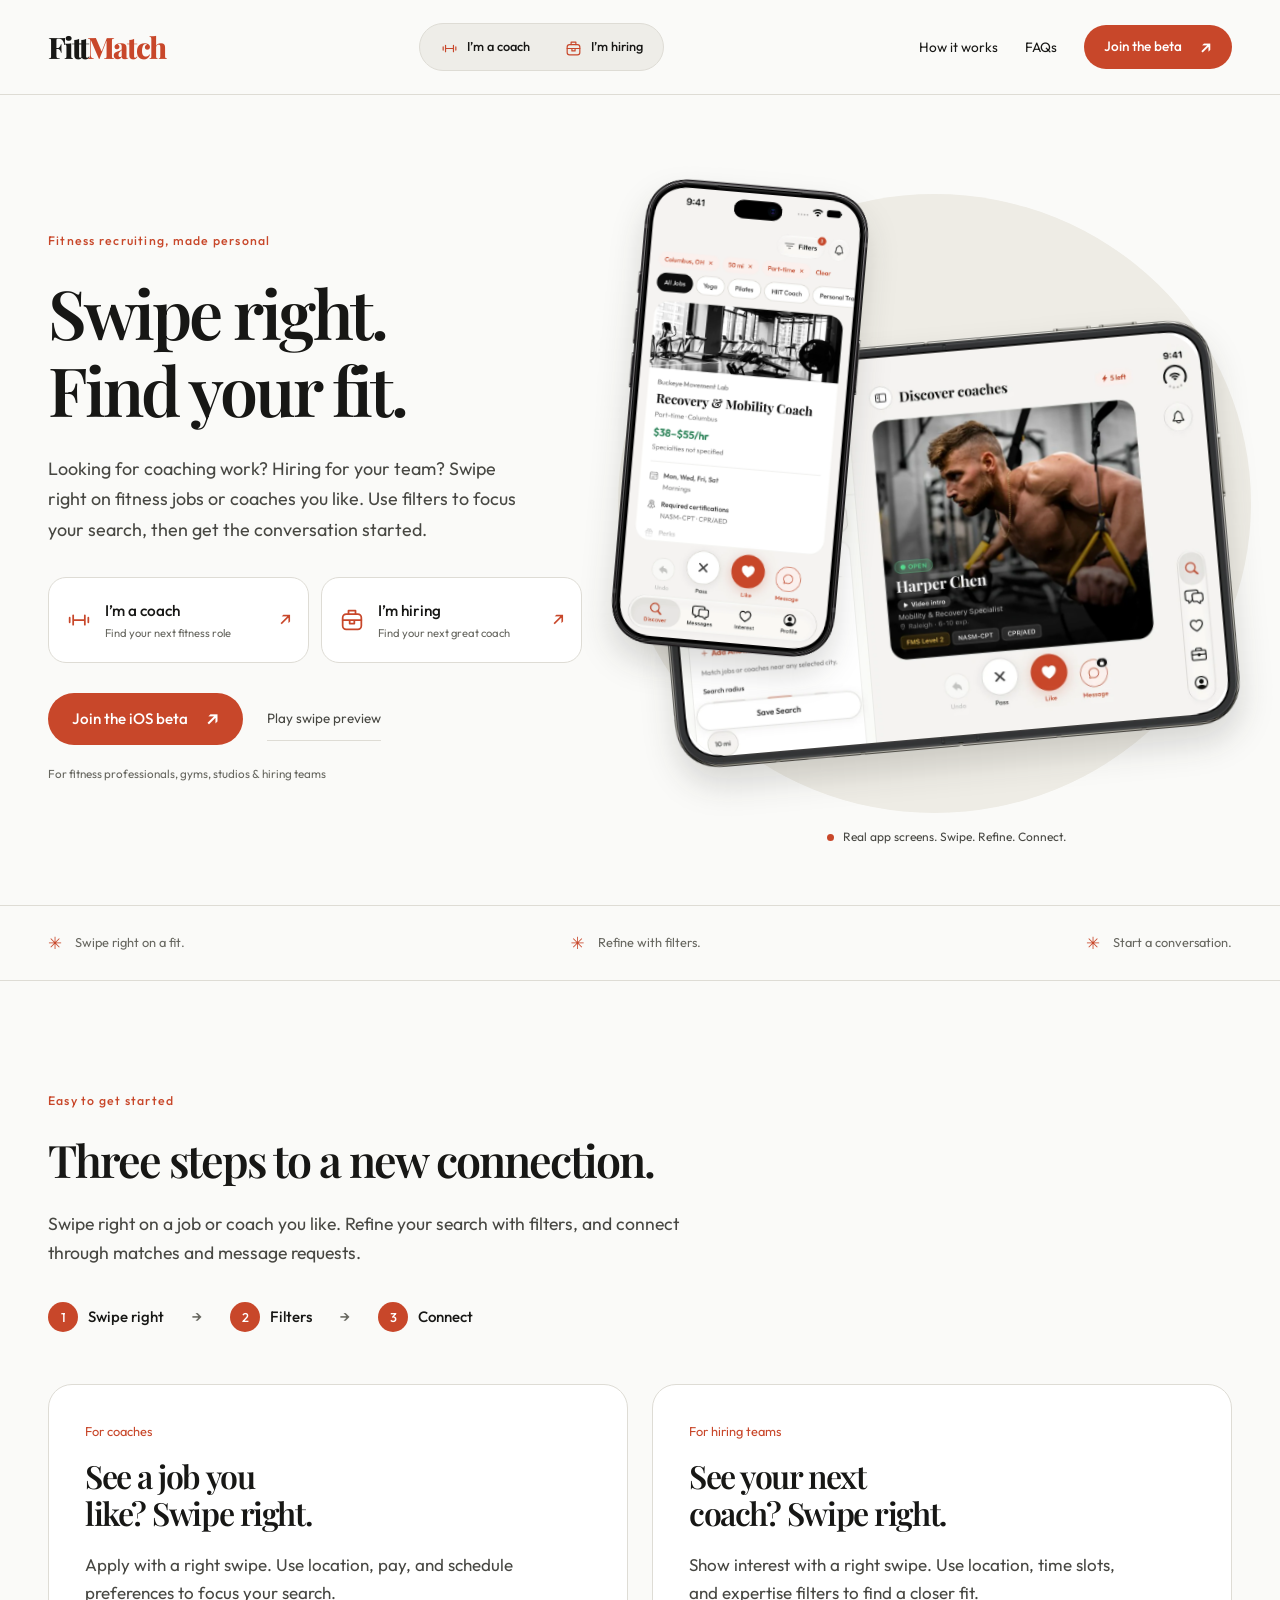
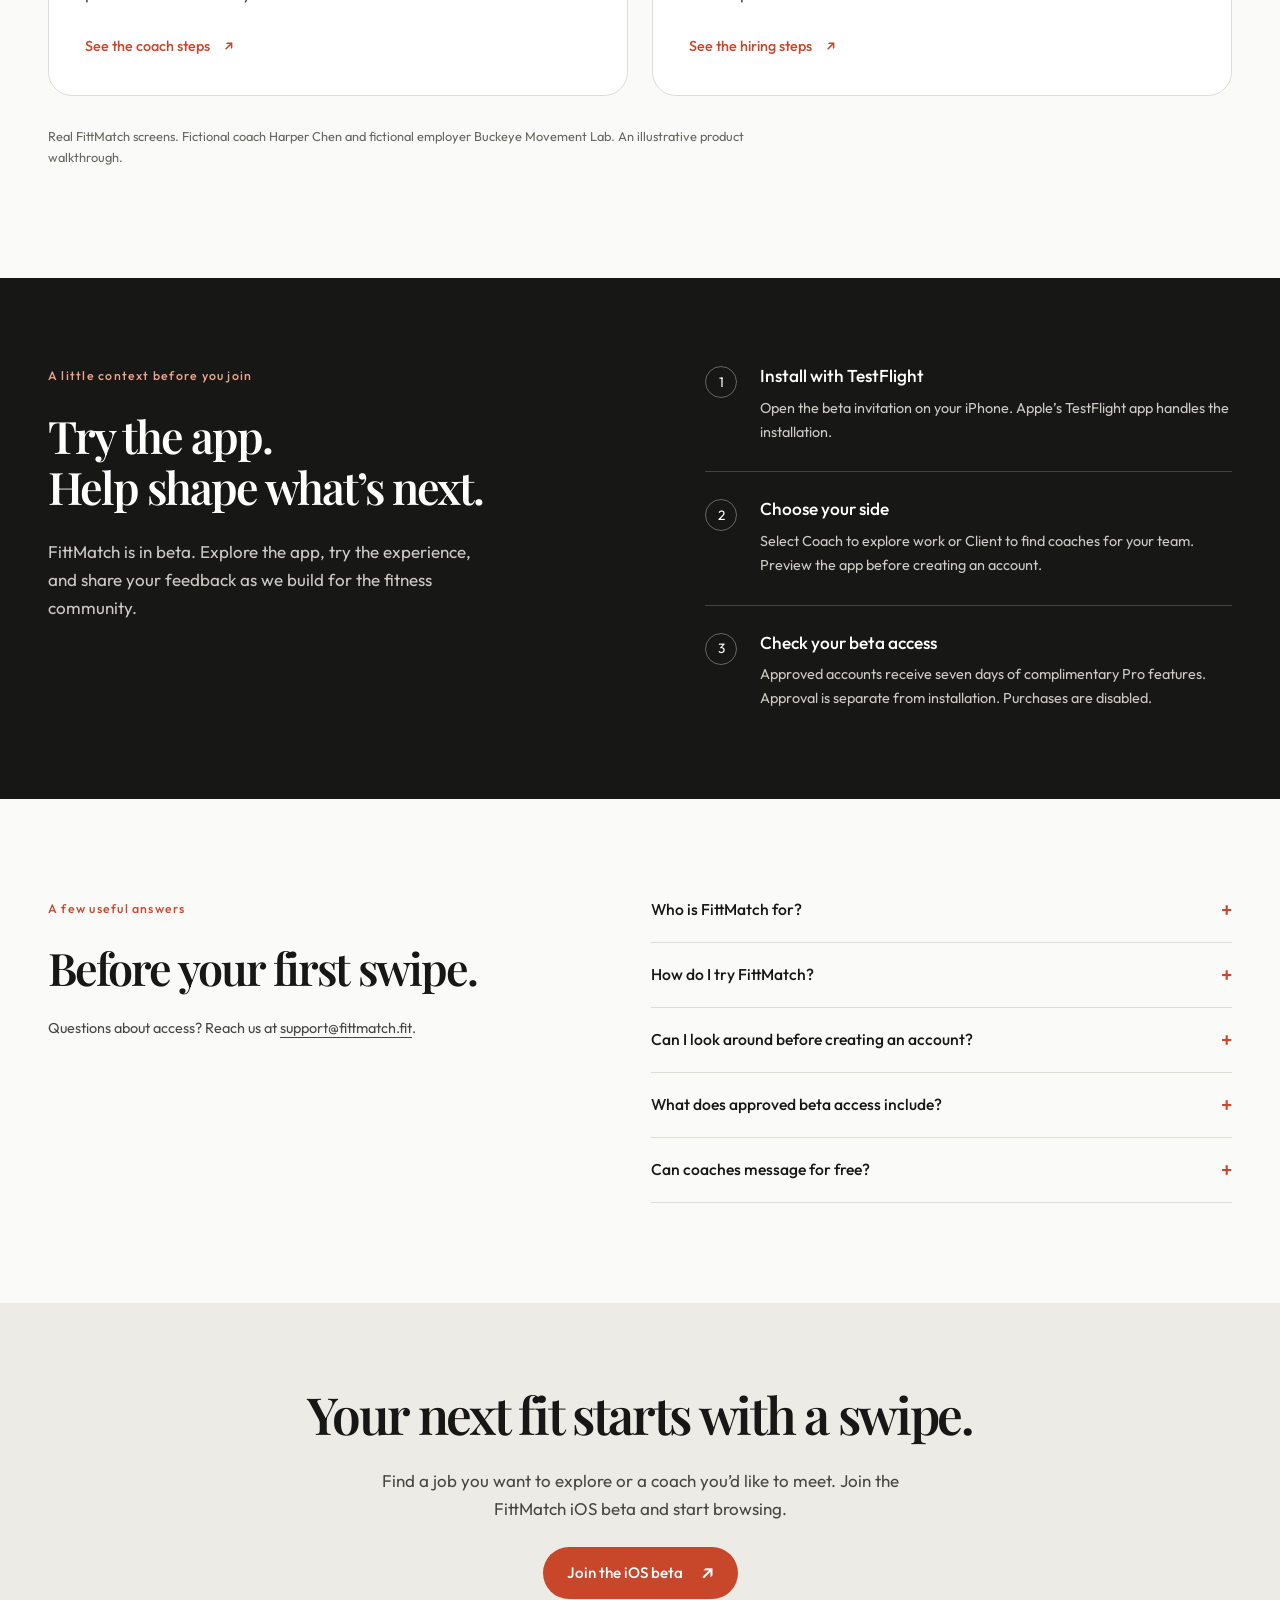
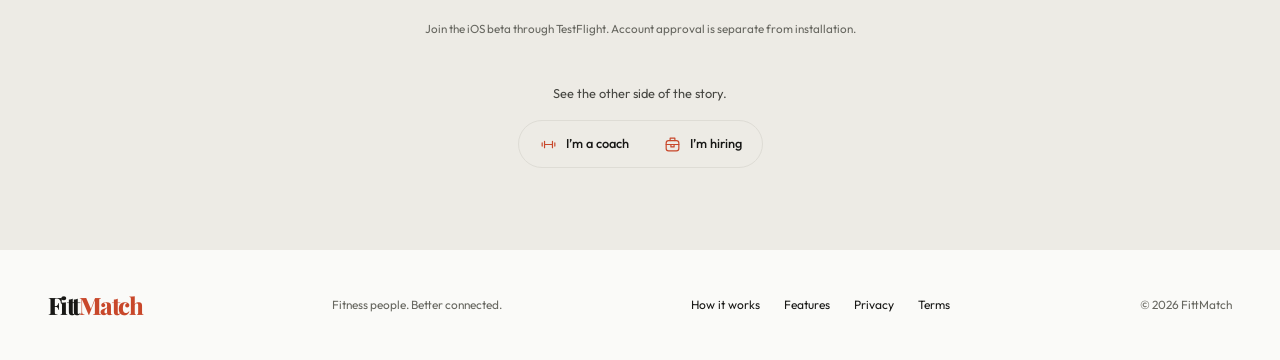
<file: index.html>
<!DOCTYPE html>
<html lang="en">
<head>
  <meta charset="UTF-8" />
  <meta name="viewport" content="width=device-width, initial-scale=1" />
  <title>FittMatch — Swipe Right. Find Your Fit.</title>
  <meta name="description" content="Browse fitness jobs and coaches. Swipe right to apply or show interest, then start a conversation. Try FittMatch’s iOS beta through TestFlight." />
  <meta name="theme-color" content="#FAFAF8" />
  <meta property="og:title" content="FittMatch — Swipe right. Find your fit." />
  <meta property="og:description" content="Browse fitness jobs and coaches, swipe right on a fit, and get the conversation started. Join the iOS beta." />
  <meta property="og:image" content="https://fittmatch.fit/assets/social/generic/fittmatch.jpg" />
  <meta property="og:url" content="https://fittmatch.fit/" />
  <meta property="og:type" content="website" />
  <link rel="canonical" href="https://fittmatch.fit/" />
  <link rel="icon" type="image/png" sizes="48x48" href="favicon.png" />
  <link rel="preconnect" href="https://fonts.googleapis.com" />
  <link rel="preconnect" href="https://fonts.gstatic.com" crossorigin />
  <link href="https://fonts.googleapis.com/css2?family=Playfair+Display:wght@500;600;700;800&family=Outfit:wght@300;400;500;600&display=swap" rel="stylesheet" />
  <link rel="stylesheet" href="homepage.css" />
  <script src="homepage-content.js" defer></script>
  <script src="main.js" defer></script>
</head>
<body data-audience="shared">
  <a class="skip-link" href="#main">Skip to content</a>
  <header class="site-header"><nav class="container nav-inner" aria-label="Main"><a href="index.html" class="wordmark" aria-label="FittMatch home">Fitt<span>Match</span></a><div class="nav-switcher"><div class="audience-choices compact" role="group" aria-label="Choose your FittMatch story"><button type="button" data-select="coach" aria-pressed="false"><span class="choice-icon" aria-hidden="true"><svg viewBox="0 0 24 24"><path d="M7 8v8M4 10v4M17 8v8M20 10v4M7 12h10"/></svg></span><span><strong>I’m a coach</strong></span><span class="choice-indicator" aria-hidden="true">↗</span></button><button type="button" data-select="client" aria-pressed="false"><span class="choice-icon" aria-hidden="true"><svg viewBox="0 0 24 24"><rect x="4" y="7" width="16" height="13" rx="3"/><path d="M9 7V4h6v3M4 12h16M10 12v3h4v-3"/></svg></span><span><strong>I’m hiring</strong></span><span class="choice-indicator" aria-hidden="true">↗</span></button></div></div><div class="nav-links"><a href="#how-it-works">How it works</a><a href="#faq">FAQs</a><a class="btn btn-primary" href="https://testflight.apple.com/join/4PXhuby6" target="_blank" rel="noopener noreferrer" data-beta="navigation">Join the beta <span aria-hidden="true">↗</span></a></div><button type="button" class="menu-button" aria-label="Open navigation" aria-expanded="false" aria-controls="mobile-nav">☰</button></nav><div class="mobile-nav" id="mobile-nav" hidden><a href="#how-it-works">How it works</a><a href="#faq">FAQs</a><a class="btn btn-primary" href="https://testflight.apple.com/join/4PXhuby6" target="_blank" rel="noopener noreferrer" data-beta="mobile-navigation">Join the iOS beta <span aria-hidden="true">↗</span></a></div></header>
  <noscript><style>.audience-choices,.menu-button{display:none!important}.nav-links{display:flex!important;flex-wrap:wrap}.nav-links>a:not(.btn){display:inline}@media(max-width:800px){.nav-links{flex-basis:100%;order:4;justify-content:center;gap:18px}}.mobile-nav{display:none!important}</style><div class="noscript-note">Both stories are available on this page. <a href="#coach-story">Coach story</a> · <a href="#client-story">Hiring story</a></div></noscript>
  <main id="main">
    <section class="hero container" aria-label="Discover FittMatch"><div class="hero-panel" data-hero="shared" ><div class="hero-copy"><p class="kicker">Fitness recruiting, made personal</p><h1>Swipe right. Find your fit.</h1><p class="hero-description">Looking for coaching work? Hiring for your team? Swipe right on fitness jobs or coaches you like. Use filters to focus your search, then get the conversation started.</p><div class="audience-choices " role="group" aria-label="Choose your FittMatch story"><button type="button" data-select="coach" aria-pressed="false"><span class="choice-icon" aria-hidden="true"><svg viewBox="0 0 24 24"><path d="M7 8v8M4 10v4M17 8v8M20 10v4M7 12h10"/></svg></span><span><strong>I’m a coach</strong><small>Find your next fitness role</small></span><span class="choice-indicator" aria-hidden="true">↗</span></button><button type="button" data-select="client" aria-pressed="false"><span class="choice-icon" aria-hidden="true"><svg viewBox="0 0 24 24"><rect x="4" y="7" width="16" height="13" rx="3"/><path d="M9 7V4h6v3M4 12h16M10 12v3h4v-3"/></svg></span><span><strong>I’m hiring</strong><small>Find your next great coach</small></span><span class="choice-indicator" aria-hidden="true">↗</span></button></div><div class="hero-actions"><a class="btn btn-primary" href="https://testflight.apple.com/join/4PXhuby6" target="_blank" rel="noopener noreferrer" data-beta="hero">Join the iOS beta <span aria-hidden="true">↗</span></a><button type="button" class="swipe-preview-toggle" data-preview-for="swipe-shared" aria-controls="swipe-shared" hidden>Play swipe preview</button><p class="sr-only" id="swipe-description-shared">A recording of the real app: the Buckeye Movement Lab job card moves right to submit interest. This uses a fictional demo opportunity.</p></div><p class="microcopy">For fitness professionals, gyms, studios & hiring teams</p></div><div class="hero-visual"><div class="visual-halo" aria-hidden="true"></div><div class="hero-duo"><div class="device duo"><img class="app-screen" src="assets/product/client-discover-duo-1200.webp" srcset="assets/product/client-discover-duo-600.webp 600w, assets/product/client-discover-duo-1200.webp 1200w, assets/product/client-discover-duo-2000.webp 2000w" sizes="(max-width: 700px) 94vw, 780px" width="2853" height="2007" alt="Hiring discovery on unfolded iPhone Duo, with coach filters beside a coach profile" fetchpriority="high" decoding="async" /><img class="device-frame" src="assets/product/frames/duo.webp" width="1600" height="1162" alt="" aria-hidden="true"  /></div><span class="device-name">iPhone Duo · Open</span></div><div class="hero-phone"><div class="device iphone"><video id="swipe-shared" class="app-screen native-swipe" data-swipe-preview controls muted loop playsinline preload="none" poster="assets/product/coach-job-1200.webp" width="1206" height="2622" aria-label="Native FittMatch swipe demonstration" aria-describedby="swipe-description-shared"><source src="assets/product/swipe-right.mp4" type="video/mp4" /><img src="assets/product/coach-job-1200.webp" alt="Recovery &amp; Mobility Coach job at Buckeye Movement Lab, showing pay, schedule, and facility photos" /></video><img class="device-frame" src="assets/product/frames/iphone.webp" width="900" height="1840" alt="" aria-hidden="true"  /></div><span class="device-name">iPhone 18 Pro</span></div><div class="visual-note"><span class="live-dot" aria-hidden="true"></span> Real app screens. Swipe. Refine. Connect.</div></div></div><div class="hero-panel" data-hero="coach" hidden><div class="hero-copy"><p class="kicker">For coaches</p><h1>Your next coaching job starts with a swipe.</h1><p class="hero-description">See a coaching job you like? Swipe right to apply. Fine-tune your search by location, minimum hourly pay, and time slots.</p><div class="hero-actions"><a class="btn btn-primary" href="https://testflight.apple.com/join/4PXhuby6" target="_blank" rel="noopener noreferrer" data-beta="hero">Start exploring jobs <span aria-hidden="true">↗</span></a><button type="button" class="swipe-preview-toggle" data-preview-for="swipe-coach" aria-controls="swipe-coach" hidden>Play swipe preview</button><p class="sr-only" id="swipe-description-coach">A recording of the real app: the Buckeye Movement Lab job card moves right to submit interest. This uses a fictional demo opportunity.</p></div><p class="microcopy">Join the iOS beta through TestFlight · Free coach discovery & messaging</p></div><div class="hero-visual"><div class="visual-halo" aria-hidden="true"></div><div class="hero-duo"><div class="device duo"><img class="app-screen" src="assets/product/coach-chat-duo-1200.webp" srcset="assets/product/coach-chat-duo-600.webp 600w, assets/product/coach-chat-duo-1200.webp 1200w, assets/product/coach-chat-duo-2000.webp 2000w" sizes="(max-width: 700px) 94vw, 780px" width="2853" height="2007" alt="Harper’s conversation with Buckeye Movement Lab on unfolded iPhone Duo" loading="lazy" decoding="async" /><img class="device-frame" src="assets/product/frames/duo.webp" width="1600" height="1162" alt="" aria-hidden="true" loading="lazy" /></div><span class="device-name">iPhone Duo · Open</span></div><div class="hero-phone"><div class="device iphone"><video id="swipe-coach" class="app-screen native-swipe" data-swipe-preview controls muted loop playsinline preload="none" poster="assets/product/coach-job-1200.webp" width="1206" height="2622" aria-label="Native FittMatch swipe demonstration" aria-describedby="swipe-description-coach"><source src="assets/product/swipe-right.mp4" type="video/mp4" /><img src="assets/product/coach-job-1200.webp" alt="Recovery &amp; Mobility Coach job at Buckeye Movement Lab, showing pay, schedule, and facility photos" /></video><img class="device-frame" src="assets/product/frames/iphone.webp" width="900" height="1840" alt="" aria-hidden="true" loading="lazy" /></div><span class="device-name">iPhone 18 Pro</span></div><div class="visual-note"><span class="live-dot" aria-hidden="true"></span> Swipe right to apply. Refine your search. Start a conversation.</div></div></div><div class="hero-panel" data-hero="client" hidden><div class="hero-copy"><p class="kicker">For gyms &amp; hiring teams</p><h1>Your next great coach starts with a swipe.</h1><p class="hero-description">See a coach you’d like to meet? Swipe right to show your interest. Refine your search by location, specialty, and available time slots.</p><div class="hero-actions"><a class="btn btn-primary" href="https://testflight.apple.com/join/4PXhuby6" target="_blank" rel="noopener noreferrer" data-beta="hero">Start exploring coaches <span aria-hidden="true">↗</span></a><a class="text-link" href="#how-it-works">See how it works <span aria-hidden="true">↓</span></a></div><p class="microcopy">Join the iOS beta through TestFlight · Pro features require approved beta access</p></div><div class="hero-visual"><div class="visual-halo" aria-hidden="true"></div><div class="hero-duo"><div class="device duo"><img class="app-screen" src="assets/product/client-discover-duo-1200.webp" srcset="assets/product/client-discover-duo-600.webp 600w, assets/product/client-discover-duo-1200.webp 1200w, assets/product/client-discover-duo-2000.webp 2000w" sizes="(max-width: 700px) 94vw, 780px" width="2853" height="2007" alt="Hiring discovery on unfolded iPhone Duo, with coach filters beside a coach profile" loading="lazy" decoding="async" /><img class="device-frame" src="assets/product/frames/duo.webp" width="1600" height="1162" alt="" aria-hidden="true" loading="lazy" /></div><span class="device-name">iPhone Duo · Open</span></div><div class="hero-phone"><div class="device iphone"><img class="app-screen" src="assets/product/coach-profile-1200.webp" srcset="assets/product/coach-profile-600.webp 600w, assets/product/coach-profile-1200.webp 1200w" sizes="(max-width: 700px) 65vw, 330px" width="1206" height="2622" alt="Harper Chen’s coach profile, showing mobility and recovery experience" loading="lazy" decoding="async" /><img class="device-frame" src="assets/product/frames/iphone.webp" width="900" height="1840" alt="" aria-hidden="true" loading="lazy" /></div><span class="device-name">iPhone 18 Pro</span></div><div class="visual-note"><span class="live-dot" aria-hidden="true"></span> Swipe right to show interest. Refine your search. Make an introduction.</div></div></div></section>
    <div class="promise-strip"><div class="container"><span>Swipe right on a fit.</span><span>Refine with filters.</span><span>Start a conversation.</span></div></div>
    <div id="how-it-works" class="anchor-target"></div>
    <section class="shared-overview container" data-neutral><div class="overview-heading"><p class="kicker">Easy to get started</p><h2>Three steps to a new connection.</h2><p>Swipe right on a job or coach you like. Refine your search with filters, and connect through matches and message requests.</p></div><ol class="journey-outline" aria-label="How FittMatch works"><li><span>1</span>Swipe right</li><li><span>2</span>Filters</li><li><span>3</span>Connect</li></ol><div class="story-paths"><a class="story-path" href="?audience=coach#how-it-works" data-select="coach"><span class="path-label">For coaches</span><h3>See a job you like? Swipe right.</h3><p>Apply with a right swipe. Use location, pay, and schedule preferences to focus your search.</p><span class="text-link">See the coach steps <span aria-hidden="true">↗</span></span></a><a class="story-path" href="?audience=client#how-it-works" data-select="client"><span class="path-label">For hiring teams</span><h3>See your next coach? Swipe right.</h3><p>Show interest with a right swipe. Use location, time slots, and expertise filters to find a closer fit.</p><span class="text-link">See the hiring steps <span aria-hidden="true">↗</span></span></a></div><p class="walkthrough-note">Real FittMatch screens. Fictional coach Harper Chen and fictional employer Buckeye Movement Lab. An illustrative product walkthrough.</p></section>
    <div id="features" class="anchor-target"></div>
    <article class="audience-story" data-story="coach" id="coach-story" aria-labelledby="coach-story-title"><section class="story-intro container"><p class="kicker">For coaches</p><h2 id="coach-story-title">Swipe. Refine. Connect.</h2><p>A right swipe is all it takes to apply. Want a closer fit? Adjust your preferences and keep exploring.</p><ol class="journey-outline" aria-label="How it works"><li><span>1</span>Swipe right</li><li><span>2</span>Filters</li><li><span>3</span>Connect</li></ol><p class="walkthrough-note">Follow fictional coach Harper Chen as they discover a mobility role at Buckeye Movement Lab, apply, and start a conversation. <strong>Illustrative walkthrough with fictional profiles.</strong></p></section><section class="chapter  "><div class="container chapter-inner"><div class="chapter-copy"><p class="chapter-step"><span>01</span> Swipe right</p><h2>See a fit? Swipe right.</h2><p class="chapter-body">Swipe right to apply to a role that catches your eye. Your interest stays attached to the opportunity.</p><ul class="benefit-list"><li><span aria-hidden="true">✓</span>Swipe right to apply</li><li><span aria-hidden="true">✓</span>Revisit your applications anytime</li></ul><p class="chapter-detail">Harper’s application now appears as Applied. Guest browsing is a preview; sign in to apply and connect.</p></div><figure class="chapter-visual"><div class="screen-stage"><div class="device iphone"><img class="app-screen" src="assets/product/coach-activity-1200.webp" srcset="assets/product/coach-activity-600.webp 600w, assets/product/coach-activity-1200.webp 1200w" sizes="(max-width: 700px) 65vw, 330px" width="1206" height="2622" alt="Buckeye’s Recovery &amp; Mobility Coach opportunity showing Harper’s Applied status" loading="lazy" decoding="async" /><img class="device-frame" src="assets/product/frames/iphone.webp" width="900" height="1840" alt="" aria-hidden="true" loading="lazy" /></div></div><figcaption>A right swipe becomes an application.</figcaption><a class="zoom-button" href="assets/product/coach-activity-full.webp" data-zoom="coach-activity" aria-label="Enlarge Swipe right"><span aria-hidden="true">⤢</span> Explore this screen</a></figure></div></section><section class="chapter  reverse"><div class="container chapter-inner"><div class="chapter-copy"><p class="chapter-step"><span>02</span> Filters</p><h2>Find work that fits.</h2><p class="chapter-body">Want to make your search more specific? Choose where you want to work, your minimum hourly pay, and when you’re available.</p><aside class="filter-guide" aria-label="Your preferences. Your next move."><p class="filter-guide-title">Your preferences. Your next move.</p><dl><div><dt>Location</dt><dd>Search cities and choose a radius.</dd></div><div><dt>Pay</dt><dd>Set your minimum hourly pay.</dd></div><div><dt>Time slots</dt><dd>Choose working days and AM or PM.</dd></div><div><dt>Work setup</dt><dd>Choose employment and facility types.</dd></div></dl><p class="filter-guide-note">Adjust these filters in the app whenever you want to refine your search.</p></aside><ul class="benefit-list"><li><span aria-hidden="true">✓</span>Choose your job and facility types</li><li><span aria-hidden="true">✓</span>Save a useful search for next time</li></ul><p class="chapter-detail">Harper spots Buckeye’s Recovery &amp; Mobility Coach opening.</p></div><figure class="chapter-visual"><div class="screen-stage"><div class="device iphone"><img class="app-screen" src="assets/product/coach-job-1200.webp" srcset="assets/product/coach-job-600.webp 600w, assets/product/coach-job-1200.webp 1200w" sizes="(max-width: 700px) 65vw, 330px" width="1206" height="2622" alt="Recovery &amp; Mobility Coach job at Buckeye Movement Lab, showing pay, schedule, and facility photos" loading="lazy" decoding="async" /><img class="device-frame" src="assets/product/frames/iphone.webp" width="900" height="1840" alt="" aria-hidden="true" loading="lazy" /></div></div><figcaption>See the opportunity before you swipe.</figcaption><a class="zoom-button" href="assets/product/coach-job-full.webp" data-zoom="coach-job" aria-label="Enlarge Filters"><span aria-hidden="true">⤢</span> Explore this screen</a></figure></div></section><section class="chapter chapter-wide "><div class="container chapter-inner"><div class="chapter-copy"><p class="chapter-step"><span>03</span> Connect</p><h2>Start the conversation.</h2><p class="chapter-body">Talk with the team, discuss the opportunity, and arrange an interview. Take the next step together.</p><ul class="benefit-list"><li><span aria-hidden="true">✓</span>Connect through matches or message requests</li><li><span aria-hidden="true">✓</span>Propose an interview in chat</li></ul><p class="chapter-detail">Harper and Buckeye discuss a mobility class and an introductory call. Coaches message for free.</p></div><figure class="chapter-visual"><div class="screen-stage"><div class="device duo"><img class="app-screen" src="assets/product/coach-chat-duo-1200.webp" srcset="assets/product/coach-chat-duo-600.webp 600w, assets/product/coach-chat-duo-1200.webp 1200w, assets/product/coach-chat-duo-2000.webp 2000w" sizes="(max-width: 700px) 94vw, 780px" width="2853" height="2007" alt="Harper’s conversation with Buckeye Movement Lab on unfolded iPhone Duo" loading="lazy" decoding="async" /><img class="device-frame" src="assets/product/frames/duo.webp" width="1600" height="1162" alt="" aria-hidden="true" loading="lazy" /></div></div><figcaption>From a promising role to a real introduction.</figcaption><a class="zoom-button" href="assets/product/coach-chat-duo-full.webp" data-zoom="coach-chat-duo" aria-label="Enlarge Connect"><span aria-hidden="true">⤢</span> Explore this screen</a></figure></div></section><section class="supporting container" aria-labelledby="coach-support-title"><div class="support-heading"><p class="kicker">More when you need it</p><h2 id="coach-support-title">A little more behind every swipe.</h2><p>Show what makes you a great coach and keep your applications in view.</p></div><div class="support-grid"><article class="support-card"><h3>Let your coaching style show.</h3><p>Bring your specialties, certifications, photos, and intro video together in one profile.</p><figure><div class="support-screen"><div class="device iphone"><img class="app-screen" src="assets/product/coach-profile-1200.webp" srcset="assets/product/coach-profile-600.webp 600w, assets/product/coach-profile-1200.webp 1200w" sizes="(max-width: 700px) 65vw, 330px" width="1206" height="2622" alt="Harper Chen’s coach profile, showing mobility and recovery experience" loading="lazy" decoding="async" /><img class="device-frame" src="assets/product/frames/iphone.webp" width="900" height="1840" alt="" aria-hidden="true" loading="lazy" /></div></div><figcaption>Give a team a feel for the coach behind the application.</figcaption><a class="zoom-button" href="assets/product/coach-profile-full.webp" data-zoom="coach-profile" aria-label="Enlarge Let your coaching style show."><span aria-hidden="true">⤢</span> Explore this screen</a></figure></article><article class="support-card"><h3>Know where things stand.</h3><p>Follow application progress and get updates when a hiring team moves you forward. Save useful searches for next time.</p><figure><div class="support-screen"><div class="device iphone"><img class="app-screen" src="assets/product/coach-activity-1200.webp" srcset="assets/product/coach-activity-600.webp 600w, assets/product/coach-activity-1200.webp 1200w" sizes="(max-width: 700px) 65vw, 330px" width="1206" height="2622" alt="Buckeye’s Recovery &amp; Mobility Coach opportunity showing Harper’s Applied status" loading="lazy" decoding="async" /><img class="device-frame" src="assets/product/frames/iphone.webp" width="900" height="1840" alt="" aria-hidden="true" loading="lazy" /></div></div><figcaption>Your next step stays connected to the role.</figcaption><a class="zoom-button" href="assets/product/coach-activity-full.webp" data-zoom="coach-activity" aria-label="Enlarge Know where things stand."><span aria-hidden="true">⤢</span> Explore this screen</a></figure></article></div></section><section class="access-section container" aria-labelledby="coach-access-title"><div><p class="kicker">The iOS beta</p><h2 id="coach-access-title">Ready to start swiping?</h2></div><div><p>Coach discovery and messaging are free. Approved beta accounts also receive seven days of complimentary Pro features. There are no purchases in this beta.</p><a class="btn btn-primary" href="https://testflight.apple.com/join/4PXhuby6" target="_blank" rel="noopener noreferrer" data-beta="access">Start exploring jobs <span aria-hidden="true">↗</span></a><p class="microcopy">Join the iOS beta through TestFlight.</p></div></section></article><article class="audience-story" data-story="client" id="client-story" aria-labelledby="client-story-title"><section class="story-intro container"><p class="kicker">For gyms &amp; hiring teams</p><h2 id="client-story-title">Swipe. Refine. Connect.</h2><p>Make the first move with a right swipe. Use filters to focus on your team’s needs, then start a conversation.</p><ol class="journey-outline" aria-label="How it works"><li><span>1</span>Swipe right</li><li><span>2</span>Filters</li><li><span>3</span>Connect</li></ol><p class="walkthrough-note">See how fictional employer Buckeye Movement Lab can discover Harper, show interest, and discuss a coaching opportunity. <strong>Illustrative walkthrough with fictional profiles.</strong></p></section><section class="chapter chapter-wide "><div class="container chapter-inner"><div class="chapter-copy"><p class="chapter-step"><span>01</span> Swipe right</p><h2>Like what you see? Swipe right.</h2><p class="chapter-body">Show interest in a coach you’d like to meet. A right swipe is a simple way to make the first move.</p><ul class="benefit-list"><li><span aria-hidden="true">✓</span>Browse coach cards</li><li><span aria-hidden="true">✓</span>Swipe right on someone you’d like to meet</li></ul><p class="chapter-detail">Buckeye finds Harper in Discover. A mutual like creates a match; message requests offer another way to connect.</p></div><figure class="chapter-visual"><div class="screen-stage"><div class="device duo"><img class="app-screen" src="assets/product/client-discover-duo-1200.webp" srcset="assets/product/client-discover-duo-600.webp 600w, assets/product/client-discover-duo-1200.webp 1200w, assets/product/client-discover-duo-2000.webp 2000w" sizes="(max-width: 700px) 94vw, 780px" width="2853" height="2007" alt="Hiring discovery on unfolded iPhone Duo, with coach filters beside a coach profile" loading="lazy" decoding="async" /><img class="device-frame" src="assets/product/frames/duo.webp" width="1600" height="1162" alt="" aria-hidden="true" loading="lazy" /></div></div><figcaption>See a fit? Swipe right to show interest.</figcaption><a class="zoom-button" href="assets/product/client-discover-duo-full.webp" data-zoom="client-discover-duo" aria-label="Enlarge Swipe right"><span aria-hidden="true">⤢</span> Explore this screen</a></figure></div></section><section class="chapter chapter-wide reverse"><div class="container chapter-inner"><div class="chapter-copy"><p class="chapter-step"><span>02</span> Filters</p><h2>Find your kind of coach.</h2><p class="chapter-body">Looking for a particular fit? Narrow your search by working days, time slots, location, specialty, and experience.</p><aside class="filter-guide" aria-label="Build the search around your team."><p class="filter-guide-title">Build the search around your team.</p><dl><div><dt>Location</dt><dd>Search cities and choose a radius.</dd></div><div><dt>Time slots</dt><dd>Choose days, mornings, afternoons, or evenings.</dd></div><div><dt>Specialty</dt><dd>Look for the coaching expertise you need.</dd></div><div><dt>Experience</dt><dd>Choose an experience level for the role.</dd></div></dl><p class="filter-guide-note">Adjust these filters in the app whenever you want to refine your search.</p></aside><ul class="benefit-list"><li><span aria-hidden="true">✓</span>Focus on the expertise your opening needs</li><li><span aria-hidden="true">✓</span>Save your search to return to it later</li></ul><p class="chapter-detail">Harper’s profile gives Buckeye a closer look at their mobility and recovery experience.</p></div><figure class="chapter-visual"><div class="screen-stage"><div class="device duo"><img class="app-screen" src="assets/product/client-discover-duo-1200.webp" srcset="assets/product/client-discover-duo-600.webp 600w, assets/product/client-discover-duo-1200.webp 1200w, assets/product/client-discover-duo-2000.webp 2000w" sizes="(max-width: 700px) 94vw, 780px" width="2853" height="2007" alt="Hiring discovery on unfolded iPhone Duo, with coach filters beside a coach profile" loading="lazy" decoding="async" /><img class="device-frame" src="assets/product/frames/duo.webp" width="1600" height="1162" alt="" aria-hidden="true" loading="lazy" /></div></div><figcaption>Keep your filters beside the coaches you’re exploring.</figcaption><a class="zoom-button" href="assets/product/client-discover-duo-full.webp" data-zoom="client-discover-duo" aria-label="Enlarge Filters"><span aria-hidden="true">⤢</span> Explore this screen</a></figure></div></section><section class="chapter chapter-wide "><div class="container chapter-inner"><div class="chapter-copy"><p class="chapter-step"><span>03</span> Connect</p><h2>Make the introduction.</h2><p class="chapter-body">Connect through a match or message request and discuss your opening. Share the role and propose an interview in chat.</p><ul class="benefit-list"><li><span aria-hidden="true">✓</span>Share the opportunity in chat</li><li><span aria-hidden="true">✓</span>Arrange the next conversation</li></ul><p class="chapter-detail">Buckeye and Harper arrange an introductory call. Client messaging requires approved beta access.</p></div><figure class="chapter-visual"><div class="screen-stage"><div class="device duo"><img class="app-screen" src="assets/product/client-chat-duo-1200.webp" srcset="assets/product/client-chat-duo-600.webp 600w, assets/product/client-chat-duo-1200.webp 1200w, assets/product/client-chat-duo-2000.webp 2000w" sizes="(max-width: 700px) 94vw, 780px" width="2853" height="2007" alt="Buckeye Movement Lab’s conversation with Harper on unfolded iPhone Duo" loading="lazy" decoding="async" /><img class="device-frame" src="assets/product/frames/duo.webp" width="1600" height="1162" alt="" aria-hidden="true" loading="lazy" /></div></div><figcaption>Turn interest into a conversation.</figcaption><a class="zoom-button" href="assets/product/client-chat-duo-full.webp" data-zoom="client-chat-duo" aria-label="Enlarge Connect"><span aria-hidden="true">⤢</span> Explore this screen</a></figure></div></section><section class="supporting container" aria-labelledby="client-support-title"><div class="support-heading"><p class="kicker">More when you need it</p><h2 id="client-support-title">A little more behind every swipe.</h2><p>Give coaches a feel for your team and keep hiring organized as conversations move forward.</p></div><div class="support-grid"><article class="support-card"><h3>Show what makes your team special.</h3><p>Introduce your facility and culture. Publish a role with pay and schedule details so coaches know what to expect. Publishing requires approved beta access.</p><figure><div class="support-screen"><div class="device iphone"><img class="app-screen" src="assets/product/client-profile-1200.webp" srcset="assets/product/client-profile-600.webp 600w, assets/product/client-profile-1200.webp 1200w" sizes="(max-width: 700px) 65vw, 330px" width="1206" height="2622" alt="Buckeye Movement Lab’s gym profile with photos of its training space" loading="lazy" decoding="async" /><img class="device-frame" src="assets/product/frames/iphone.webp" width="900" height="1840" alt="" aria-hidden="true" loading="lazy" /></div></div><figcaption>Help a coach picture their place on your team.</figcaption><a class="zoom-button" href="assets/product/client-profile-full.webp" data-zoom="client-profile" aria-label="Enlarge Show what makes your team special."><span aria-hidden="true">⤢</span> Explore this screen</a></figure></article><article class="support-card"><h3>Keep the next step clear.</h3><p>Organize applicants by role, keep private notes, and follow interview, offer, and hire stages with approved access.</p><figure><div class="support-screen"><div class="device duo"><img class="app-screen" src="assets/product/client-pipeline-duo-1200.webp" srcset="assets/product/client-pipeline-duo-600.webp 600w, assets/product/client-pipeline-duo-1200.webp 1200w, assets/product/client-pipeline-duo-2000.webp 2000w" sizes="(max-width: 700px) 94vw, 780px" width="2853" height="2007" alt="Buckeye’s job overview on iPhone Duo, showing one coach in the mobility role’s pipeline" loading="lazy" decoding="async" /><img class="device-frame" src="assets/product/frames/duo.webp" width="1600" height="1162" alt="" aria-hidden="true" loading="lazy" /></div></div><figcaption>Your openings and pipeline counts in one place.</figcaption><a class="zoom-button" href="assets/product/client-pipeline-duo-full.webp" data-zoom="client-pipeline-duo" aria-label="Enlarge Keep the next step clear."><span aria-hidden="true">⤢</span> Explore this screen</a></figure></article></div></section><section class="access-section container" aria-labelledby="client-access-title"><div><p class="kicker">The iOS beta</p><h2 id="client-access-title">Ready to find your next coach?</h2></div><div><p>You can preview coaches before creating an account. Client messaging and other Pro recruiting features require active access. Approved accounts receive seven days of complimentary Pro; purchases are disabled in this beta.</p><a class="btn btn-primary" href="https://testflight.apple.com/join/4PXhuby6" target="_blank" rel="noopener noreferrer" data-beta="access">Start exploring coaches <span aria-hidden="true">↗</span></a><p class="microcopy">Join the iOS beta through TestFlight.</p></div></section></article>
    <section class="beta-guide"><div class="container beta-guide-inner"><div><p class="kicker">A little context before you join</p><h2>Try the app.<br>Help shape what’s next.</h2><p>FittMatch is in beta. Explore the app, try the experience, and share your feedback as we build for the fitness community.</p></div><ol><li><span>1</span><div><h3>Install with TestFlight</h3><p>Open the beta invitation on your iPhone. Apple’s TestFlight app handles the installation.</p></div></li><li><span>2</span><div><h3>Choose your side</h3><p>Select Coach to explore work or Client to find coaches for your team. Preview the app before creating an account.</p></div></li><li><span>3</span><div><h3>Check your beta access</h3><p>Approved accounts receive seven days of complimentary Pro features. Approval is separate from installation. Purchases are disabled.</p></div></li></ol></div></section>
    <section class="faq-section container" id="faq"><div><p class="kicker">A few useful answers</p><h2>Before your first swipe.</h2><p>Questions about access? Reach us at <a href="mailto:support@fittmatch.fit">support@fittmatch.fit</a>.</p></div><div class="faq-list"><div data-faq="shared" ><details><summary>Who is FittMatch for?<span aria-hidden="true">+</span></summary><p>FittMatch connects fitness coaches looking for work with gyms, studios, and other employers hiring fitness professionals. On this site, “I’m hiring” is the Client side of the app.</p></details><details><summary>How do I try FittMatch?<span aria-hidden="true">+</span></summary><p>FittMatch is currently an iOS beta. Install Apple’s TestFlight app, open our beta invitation, and install FittMatch. You can then choose Coach or Client in the app.</p></details><details><summary>Can I look around before creating an account?<span aria-hidden="true">+</span></summary><p>Yes. Choose a role to preview jobs or coaches in the app without an account. Guest browsing has a limited number of swipes. Create an account to build your profile and connect.</p></details><details><summary>What does approved beta access include?<span aria-hidden="true">+</span></summary><p>Approved accounts receive seven days of complimentary Pro features. Installing through TestFlight does not automatically approve your account. Purchases are disabled during this beta. Contact your beta coordinator or support@fittmatch.fit about approval or expired access.</p></details><details><summary>Can coaches message for free?<span aria-hidden="true">+</span></summary><p>Yes. Coaches can discover opportunities and message for free. Messaging coaches from a Client account requires active Pro access, available to approved accounts during the beta.</p></details></div><div data-faq="coach" hidden><details><summary>What happens when I swipe right?<span aria-hidden="true">+</span></summary><p>When you’re signed in as a coach, swiping right on a job submits your interest as an application. You can revisit it in Activity and connect through a match or message request. Guest swipes let you preview the experience.</p></details><details><summary>Can I filter jobs around my schedule and pay?<span aria-hidden="true">+</span></summary><p>Yes. Choose search cities and a radius, working days, and AM or PM time slots. Set a minimum hourly pay and narrow by job, employment, and facility types. You can also save useful searches.</p></details><details><summary>Is this for finding coaching work?<span aria-hidden="true">+</span></summary><p>Yes. FittMatch helps fitness professionals discover jobs and connect with gyms, studios, and other employers. It is a recruiting marketplace for fitness work.</p></details><details><summary>Do I need to pay to message a gym?<span aria-hidden="true">+</span></summary><p>No. Coaches can discover opportunities and message for free. Some additional features require Pro access; approved beta accounts receive seven days of complimentary Pro.</p></details><details><summary>How do I try FittMatch?<span aria-hidden="true">+</span></summary><p>FittMatch is currently an iOS beta. Install Apple’s TestFlight app, open our beta invitation, and install FittMatch. You can then choose Coach or Client in the app.</p></details><details><summary>Can I look around before creating an account?<span aria-hidden="true">+</span></summary><p>Yes. Choose a role to preview jobs or coaches in the app without an account. Guest browsing has a limited number of swipes. Create an account to build your profile and connect.</p></details><details><summary>What does approved beta access include?<span aria-hidden="true">+</span></summary><p>Approved accounts receive seven days of complimentary Pro features. Installing through TestFlight does not automatically approve your account. Purchases are disabled during this beta. Contact your beta coordinator or support@fittmatch.fit about approval or expired access.</p></details><details><summary>Does a match mean I have a job?<span aria-hidden="true">+</span></summary><p>A match or message starts a connection. The employer and coach decide the next steps, interview process, and any offer. FittMatch does not guarantee employment.</p></details></div><div data-faq="client" hidden><details><summary>What happens when I swipe right?<span aria-hidden="true">+</span></summary><p>Swiping right on a coach shows your interest. If the interest is mutual, you match. You can also connect through a message request; Client messaging requires active Pro access, included for approved beta accounts.</p></details><details><summary>Can I find coaches for particular time slots?<span aria-hidden="true">+</span></summary><p>Yes. Filter by working days and mornings, afternoons, or evenings. Add location, coach specialty, and experience filters to focus your search. You can save the search for later.</p></details><details><summary>Who can hire through FittMatch?<span aria-hidden="true">+</span></summary><p>Gyms, studios, and other employers looking for fitness professionals can use the Client side of FittMatch. Choose “I’m hiring” here and Client when you enter the app.</p></details><details><summary>Can I message coaches during the beta?<span aria-hidden="true">+</span></summary><p>Client messaging requires active Pro access. Approved accounts receive seven days of complimentary Pro features. Downloading the beta alone does not grant this access.</p></details><details><summary>How do I try FittMatch?<span aria-hidden="true">+</span></summary><p>FittMatch is currently an iOS beta. Install Apple’s TestFlight app, open our beta invitation, and install FittMatch. You can then choose Coach or Client in the app.</p></details><details><summary>Can I look around before creating an account?<span aria-hidden="true">+</span></summary><p>Yes. Choose a role to preview jobs or coaches in the app without an account. Guest browsing has a limited number of swipes. Create an account to build your profile and connect.</p></details><details><summary>What does approved beta access include?<span aria-hidden="true">+</span></summary><p>Approved accounts receive seven days of complimentary Pro features. Installing through TestFlight does not automatically approve your account. Purchases are disabled during this beta. Contact your beta coordinator or support@fittmatch.fit about approval or expired access.</p></details><details><summary>Does FittMatch guarantee a hire?<span aria-hidden="true">+</span></summary><p>No. FittMatch helps you discover coaches and manage recruiting conversations. Your team decides whom to interview and hire.</p></details></div></div></section>
    <section class="closing" id="download"><div class="container"><div data-closing="shared" ><h2>Your next fit starts with a swipe.</h2><p>Find a job you want to explore or a coach you’d like to meet. Join the FittMatch iOS beta and start browsing.</p><a class="btn btn-primary" href="https://testflight.apple.com/join/4PXhuby6" target="_blank" rel="noopener noreferrer" data-beta="closing">Join the iOS beta <span aria-hidden="true">↗</span></a><small>Join the iOS beta through TestFlight. Account approval is separate from installation.</small></div><div data-closing="coach" hidden><h2>Find your next fit. Start with a swipe.</h2><p>Browse fitness jobs, swipe right on a role you like, and meet the people behind the opportunity.</p><a class="btn btn-primary" href="https://testflight.apple.com/join/4PXhuby6" target="_blank" rel="noopener noreferrer" data-beta="closing">Start exploring jobs <span aria-hidden="true">↗</span></a><small>Join the iOS beta through TestFlight. Account approval is separate from installation.</small></div><div data-closing="client" hidden><h2>Meet your next great coach. Start with a swipe.</h2><p>Explore fitness professionals, swipe right on someone you’d like to meet, and start the conversation.</p><a class="btn btn-primary" href="https://testflight.apple.com/join/4PXhuby6" target="_blank" rel="noopener noreferrer" data-beta="closing">Start exploring coaches <span aria-hidden="true">↗</span></a><small>Join the iOS beta through TestFlight. Account approval is separate from installation.</small></div><p class="closing-switch">See the other side of the story.</p><div class="audience-choices compact" role="group" aria-label="Choose your FittMatch story"><button type="button" data-select="coach" aria-pressed="false"><span class="choice-icon" aria-hidden="true"><svg viewBox="0 0 24 24"><path d="M7 8v8M4 10v4M17 8v8M20 10v4M7 12h10"/></svg></span><span><strong>I’m a coach</strong></span><span class="choice-indicator" aria-hidden="true">↗</span></button><button type="button" data-select="client" aria-pressed="false"><span class="choice-icon" aria-hidden="true"><svg viewBox="0 0 24 24"><rect x="4" y="7" width="16" height="13" rx="3"/><path d="M9 7V4h6v3M4 12h16M10 12v3h4v-3"/></svg></span><span><strong>I’m hiring</strong></span><span class="choice-indicator" aria-hidden="true">↗</span></button></div></div></section>
  </main>
  <footer><div class="container footer-inner"><a class="wordmark" href="index.html" aria-label="FittMatch home">Fitt<span>Match</span></a><p>Fitness people. Better connected.</p><nav aria-label="Footer"><a href="#how-it-works">How it works</a><a href="#features">Features</a><a href="privacy.html">Privacy</a><a href="terms.html">Terms</a></nav><small>© 2026 FittMatch</small></div></footer>
  <p class="sr-only" id="audience-status" role="status" aria-live="polite" aria-atomic="true"></p>
  <dialog id="screen-dialog" aria-labelledby="screen-dialog-title"><div class="dialog-toolbar"><h2 id="screen-dialog-title">Inside FittMatch</h2><button type="button" id="close-screen" aria-label="Close enlarged screenshot">Close <span aria-hidden="true">×</span></button></div><p id="screen-dialog-caption"></p><div class="dialog-scroll"><img id="enlarged-screen" alt="" /></div></dialog>
</body>
</html>
</file>
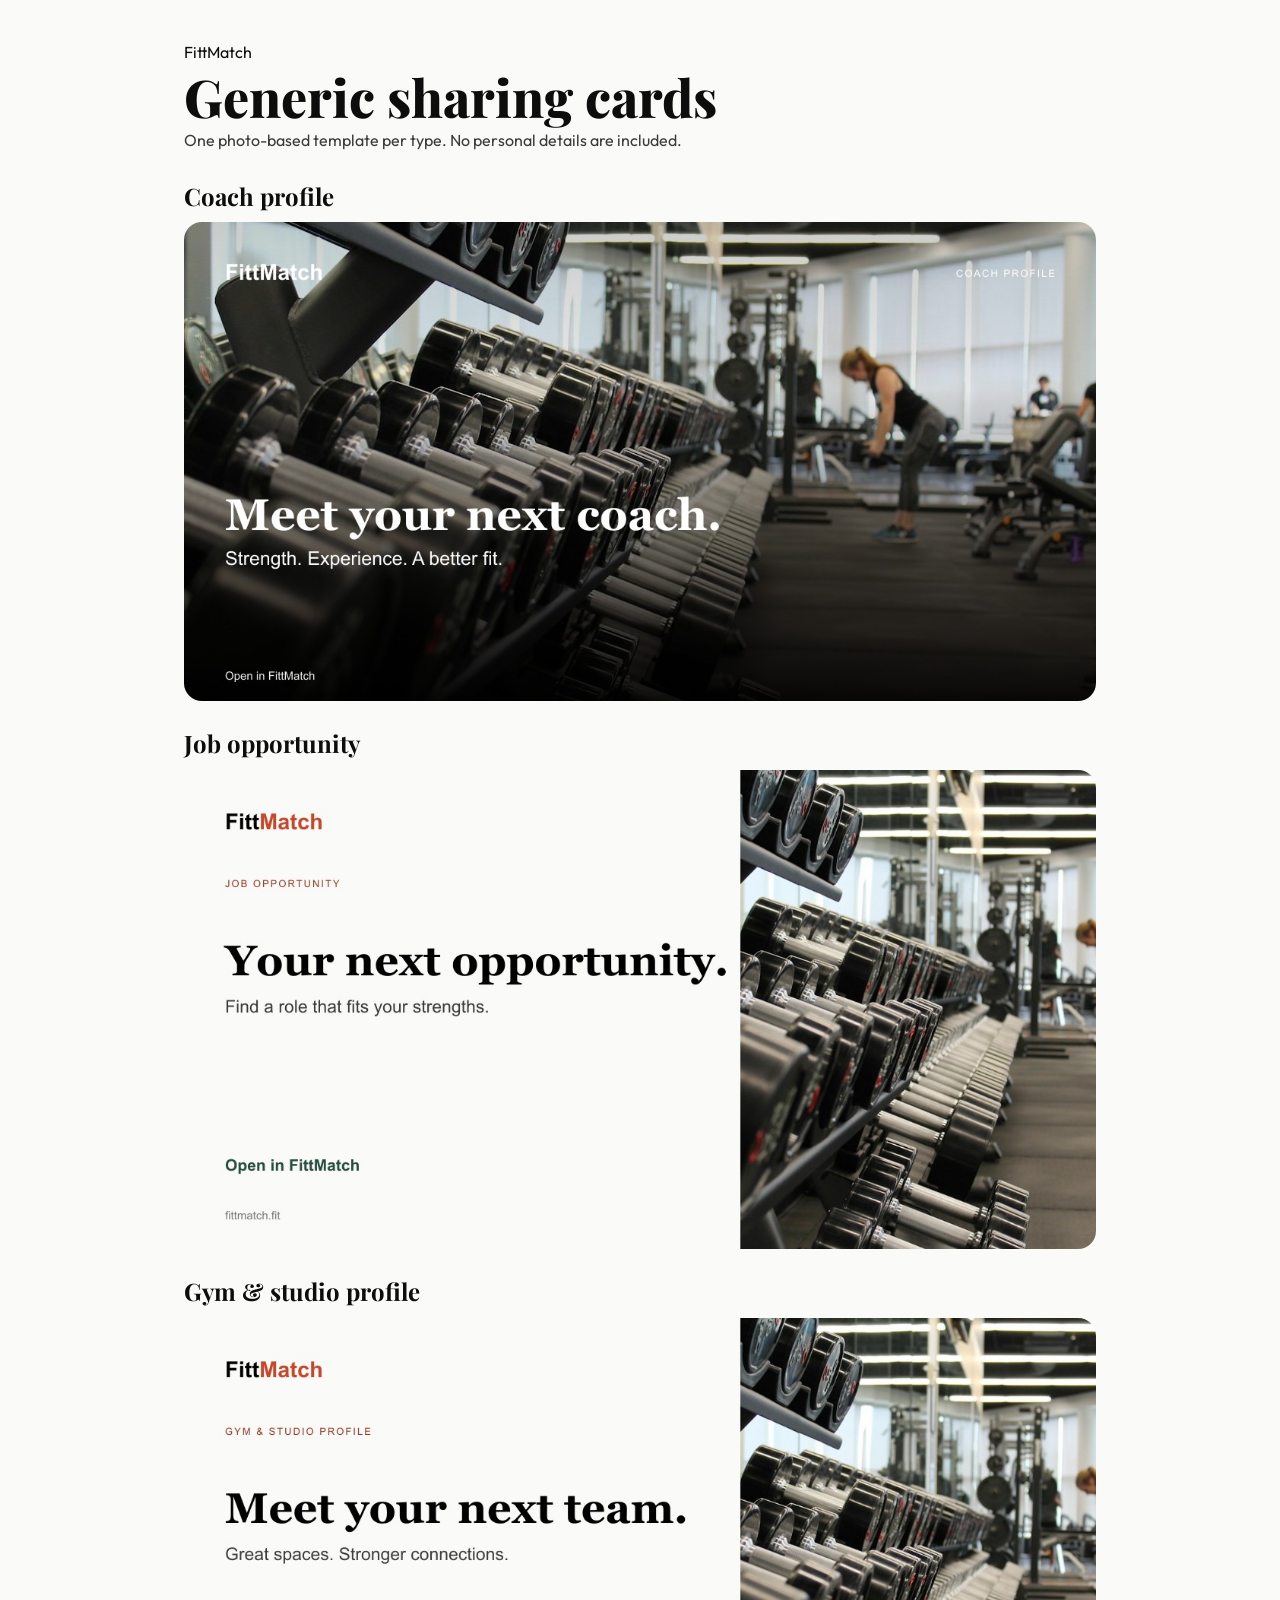
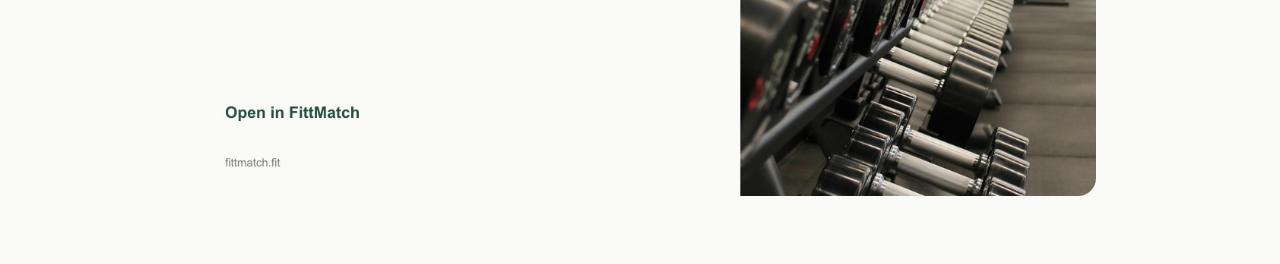
<file: examples/generic-sharing/index.html>
<!doctype html><html lang="en"><head><meta charset="utf-8"><meta name="viewport" content="width=device-width,initial-scale=1"><meta name="robots" content="noindex"><title>Generic sharing cards · FittMatch</title><link rel="stylesheet" href="/styles.css"><style>main{max-width:960px;margin:auto;padding:40px 24px}article{margin:28px 0}img{width:100%;height:auto;border-radius:18px}h2{font-size:24px;margin-bottom:12px}</style></head><body><main><a href="/">FittMatch</a><h1>Generic sharing cards</h1><p>One photo-based template per type. No personal details are included.</p><article><h2>Coach profile</h2><a href="/p/coach/"><img src="/assets/social/generic/coach.jpg" width="1200" height="630" alt="Meet your next coach."></a></article><article><h2>Job opportunity</h2><a href="/p/job/"><img src="/assets/social/generic/job.jpg" width="1200" height="630" alt="Your next opportunity."></a></article><article><h2>Gym &amp; studio profile</h2><a href="/p/client/"><img src="/assets/social/generic/client.jpg" width="1200" height="630" alt="Meet your next team."></a></article></main></body></html>
</file>
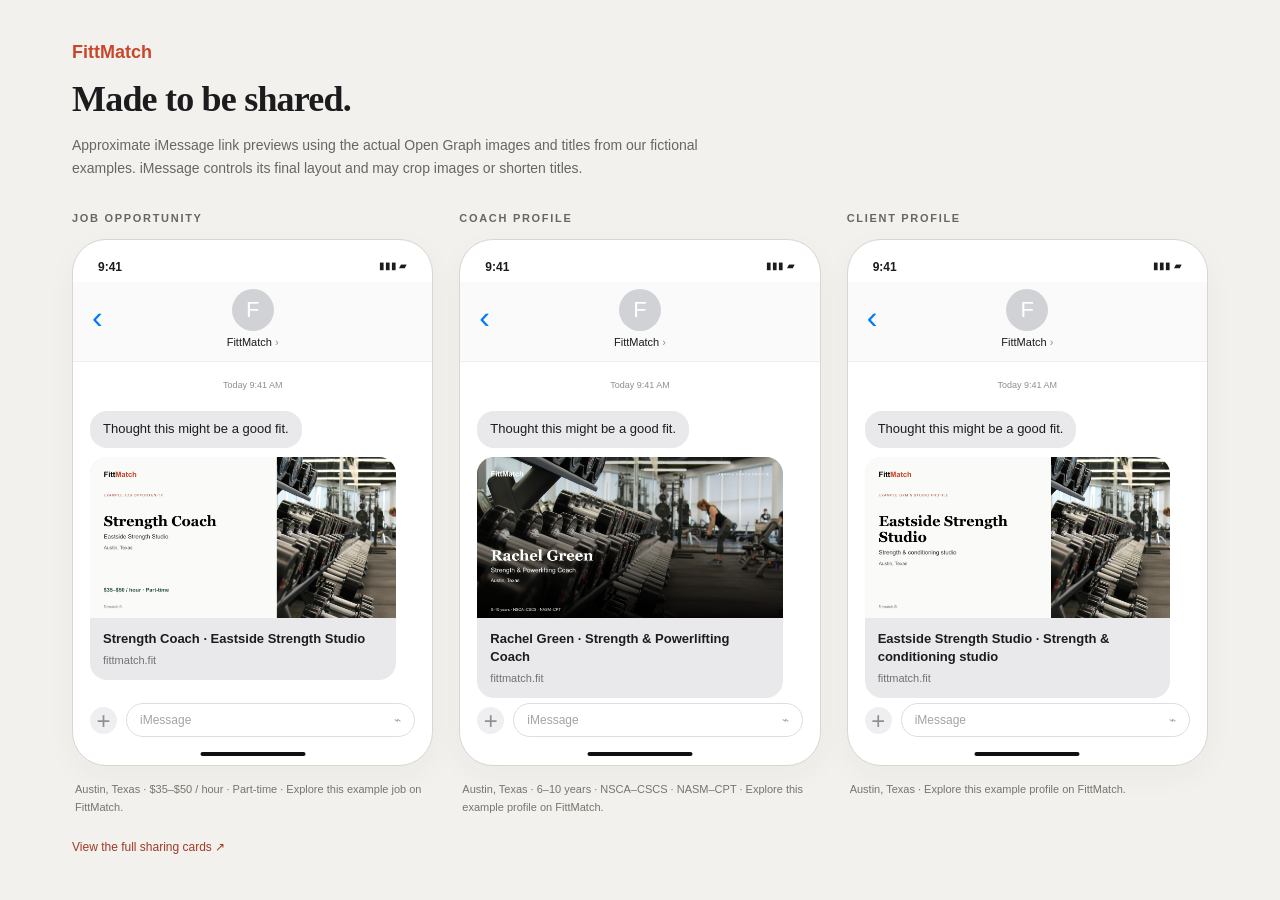
<file: examples/imessage/index.html>
<!doctype html><html lang="en"><head><meta charset="utf-8"><meta name="viewport" content="width=device-width,initial-scale=1"><meta name="robots" content="noindex,follow"><title>iMessage sharing previews · FittMatch</title><style>
*{box-sizing:border-box}body{margin:0;background:#f3f1ed;color:#1c1c1e;font-family:-apple-system,BlinkMacSystemFont,Arial,sans-serif}main{max-width:1200px;margin:auto;padding:42px 32px}header{margin-bottom:32px}header .brand{font-weight:700;font-size:18px;color:#c8472a}h1{font-family:Georgia,serif;font-size:36px;letter-spacing:-.8px;margin:15px 0 12px}header p{font-size:14px;line-height:1.65;max-width:690px;color:#686660}.grid{display:grid;grid-template-columns:repeat(3,minmax(0,1fr));gap:26px}.example h2{margin:0 0 15px;text-transform:uppercase;letter-spacing:1.7px;font-size:11px;color:#686660;font-weight:600}.phone{background:#fff;border-radius:34px;border:1px solid #d9d6d0;box-shadow:0 10px 30px #39312a0a;overflow:hidden;position:relative;height:527px}.status{display:flex;justify-content:space-between;padding:20px 25px 8px;font-size:12px}.status span{font-size:10px}.chat-header{position:relative;padding:7px 0 13px;border-bottom:1px solid #eee;background:#fafafa}.back{position:absolute;left:19px;top:17px;font-size:32px;color:#007aff}.contact{display:grid;justify-items:center;gap:5px;font-size:11px}.contact>span>span{color:#939397}.avatar{width:42px;height:42px;border-radius:50%;background:#d1d2d6;color:white;display:grid;place-items:center;font-size:22px}.conversation{padding:18px 17px}.time{text-align:center;font-size:9px;font-weight:500;color:#8e8e93;margin:0 0 21px}.text-bubble{display:inline-block;max-width:92%;padding:10px 13px;border-radius:17px;background:#e9e9eb;font-size:13px;line-height:1.3;margin:0 0 9px}.link-preview{display:block;width:94%;max-width:310px;border-radius:17px;overflow:hidden;background:#e9e9eb;text-decoration:none;color:#1c1c1e}.link-preview img{width:100%;height:auto;display:block}.link-info{display:grid;gap:6px;padding:12px 13px 14px}.link-info strong{font-size:13px;line-height:1.4;font-weight:600;display:-webkit-box;-webkit-line-clamp:3;-webkit-box-orient:vertical;overflow:hidden}.link-info>span{font-size:11px;color:#727276}.composer{position:absolute;bottom:28px;left:17px;right:17px;display:flex;gap:9px;align-items:center}.plus{display:grid;place-items:center;border-radius:50%;width:27px;height:27px;background:#efeff1;font-size:24px;color:#8e8e93}.composer>div{border:1px solid #dedee2;border-radius:18px;padding:9px 13px;color:#a3a3a9;font-size:12px;flex:1;display:flex;justify-content:space-between}.home-indicator{position:absolute;bottom:9px;left:50%;transform:translateX(-50%);width:105px;height:4px;border-radius:3px;background:#111}.caption{color:#79756e;font-size:11px;line-height:1.6;margin:15px 3px 0}footer{margin-top:24px;font-size:12px;color:#79756e}footer a{color:#a13b26;text-decoration:none}@media(max-width:850px){.grid{gap:16px}main{padding:30px 20px}.conversation{padding-left:12px;padding-right:12px}.phone{height:500px}.link-info strong{font-size:12px}.text-bubble{font-size:12px}}@media(max-width:640px){.grid{grid-template-columns:1fr;gap:32px;max-width:360px;margin:auto}.phone{height:527px}.link-preview{width:94%}h1{font-size:30px}}
</style></head><body><main><header><span class="brand">FittMatch</span><h1>Made to be shared.</h1><p>Approximate iMessage link previews using the actual Open Graph images and titles from our fictional examples. iMessage controls its final layout and may crop images or shorten titles.</p></header><div class="grid"><section class="example"><h2>Job opportunity</h2><div class="phone"><div class="status"><b>9:41</b><span aria-hidden="true">▮▮▮  ▰</span></div><div class="chat-header"><span class="back" aria-hidden="true">‹</span><div class="contact"><div class="avatar">F</div><span>FittMatch <span aria-hidden="true">›</span></span></div></div><div class="conversation"><div class="time">Today 9:41 AM</div><p class="text-bubble">Thought this might be a good fit.</p><a class="link-preview" href="/examples/job/00000000-0000-4000-8000-000000000201/" aria-label="Open Strength Coach · Eastside Strength Studio example"><img src="/assets/social/examples/job/00000000-0000-4000-8000-000000000201-544b5683a497a670.jpg" width="1200" height="630" alt="Example Job opportunity: Strength Coach, Eastside Strength Studio in Austin, Texas."><div class="link-info"><strong>Strength Coach · Eastside Strength Studio</strong><span>fittmatch.fit</span></div></a></div><div class="composer"><span class="plus" aria-hidden="true">+</span><div>iMessage <span aria-hidden="true">⌁</span></div></div><div class="home-indicator" aria-hidden="true"></div></div><p class="caption">Austin, Texas · $35–$50 / hour · Part-time · Explore this example job on FittMatch.</p></section><section class="example"><h2>Coach profile</h2><div class="phone"><div class="status"><b>9:41</b><span aria-hidden="true">▮▮▮  ▰</span></div><div class="chat-header"><span class="back" aria-hidden="true">‹</span><div class="contact"><div class="avatar">F</div><span>FittMatch <span aria-hidden="true">›</span></span></div></div><div class="conversation"><div class="time">Today 9:41 AM</div><p class="text-bubble">Thought this might be a good fit.</p><a class="link-preview" href="/examples/coach/rachel-green-1001/" aria-label="Open Rachel Green · Strength &amp; Powerlifting Coach example"><img src="/assets/social/examples/coach/rachel-green-1001-741025df4e4349fb.jpg" width="1200" height="630" alt="Example Coach profile: Rachel Green, Strength &amp; Powerlifting Coach in Austin, Texas."><div class="link-info"><strong>Rachel Green · Strength &amp; Powerlifting Coach</strong><span>fittmatch.fit</span></div></a></div><div class="composer"><span class="plus" aria-hidden="true">+</span><div>iMessage <span aria-hidden="true">⌁</span></div></div><div class="home-indicator" aria-hidden="true"></div></div><p class="caption">Austin, Texas · 6–10 years · NSCA–CSCS · NASM–CPT · Explore this example profile on FittMatch.</p></section><section class="example"><h2>Client profile</h2><div class="phone"><div class="status"><b>9:41</b><span aria-hidden="true">▮▮▮  ▰</span></div><div class="chat-header"><span class="back" aria-hidden="true">‹</span><div class="contact"><div class="avatar">F</div><span>FittMatch <span aria-hidden="true">›</span></span></div></div><div class="conversation"><div class="time">Today 9:41 AM</div><p class="text-bubble">Thought this might be a good fit.</p><a class="link-preview" href="/examples/client/eastside-strength-studio-1002/" aria-label="Open Eastside Strength Studio · Strength &amp; conditioning studio example"><img src="/assets/social/examples/client/eastside-strength-studio-1002-c056c44fb9e6a992.jpg" width="1200" height="630" alt="Example Gym &amp; studio profile: Eastside Strength Studio, Strength &amp; conditioning studio in Austin, Texas."><div class="link-info"><strong>Eastside Strength Studio · Strength &amp; conditioning studio</strong><span>fittmatch.fit</span></div></a></div><div class="composer"><span class="plus" aria-hidden="true">+</span><div>iMessage <span aria-hidden="true">⌁</span></div></div><div class="home-indicator" aria-hidden="true"></div></div><p class="caption">Austin, Texas · Explore this example profile on FittMatch.</p></section></div><footer><a href="/examples/share-cards/">View the full sharing cards ↗</a></footer></main></body></html>
</file>
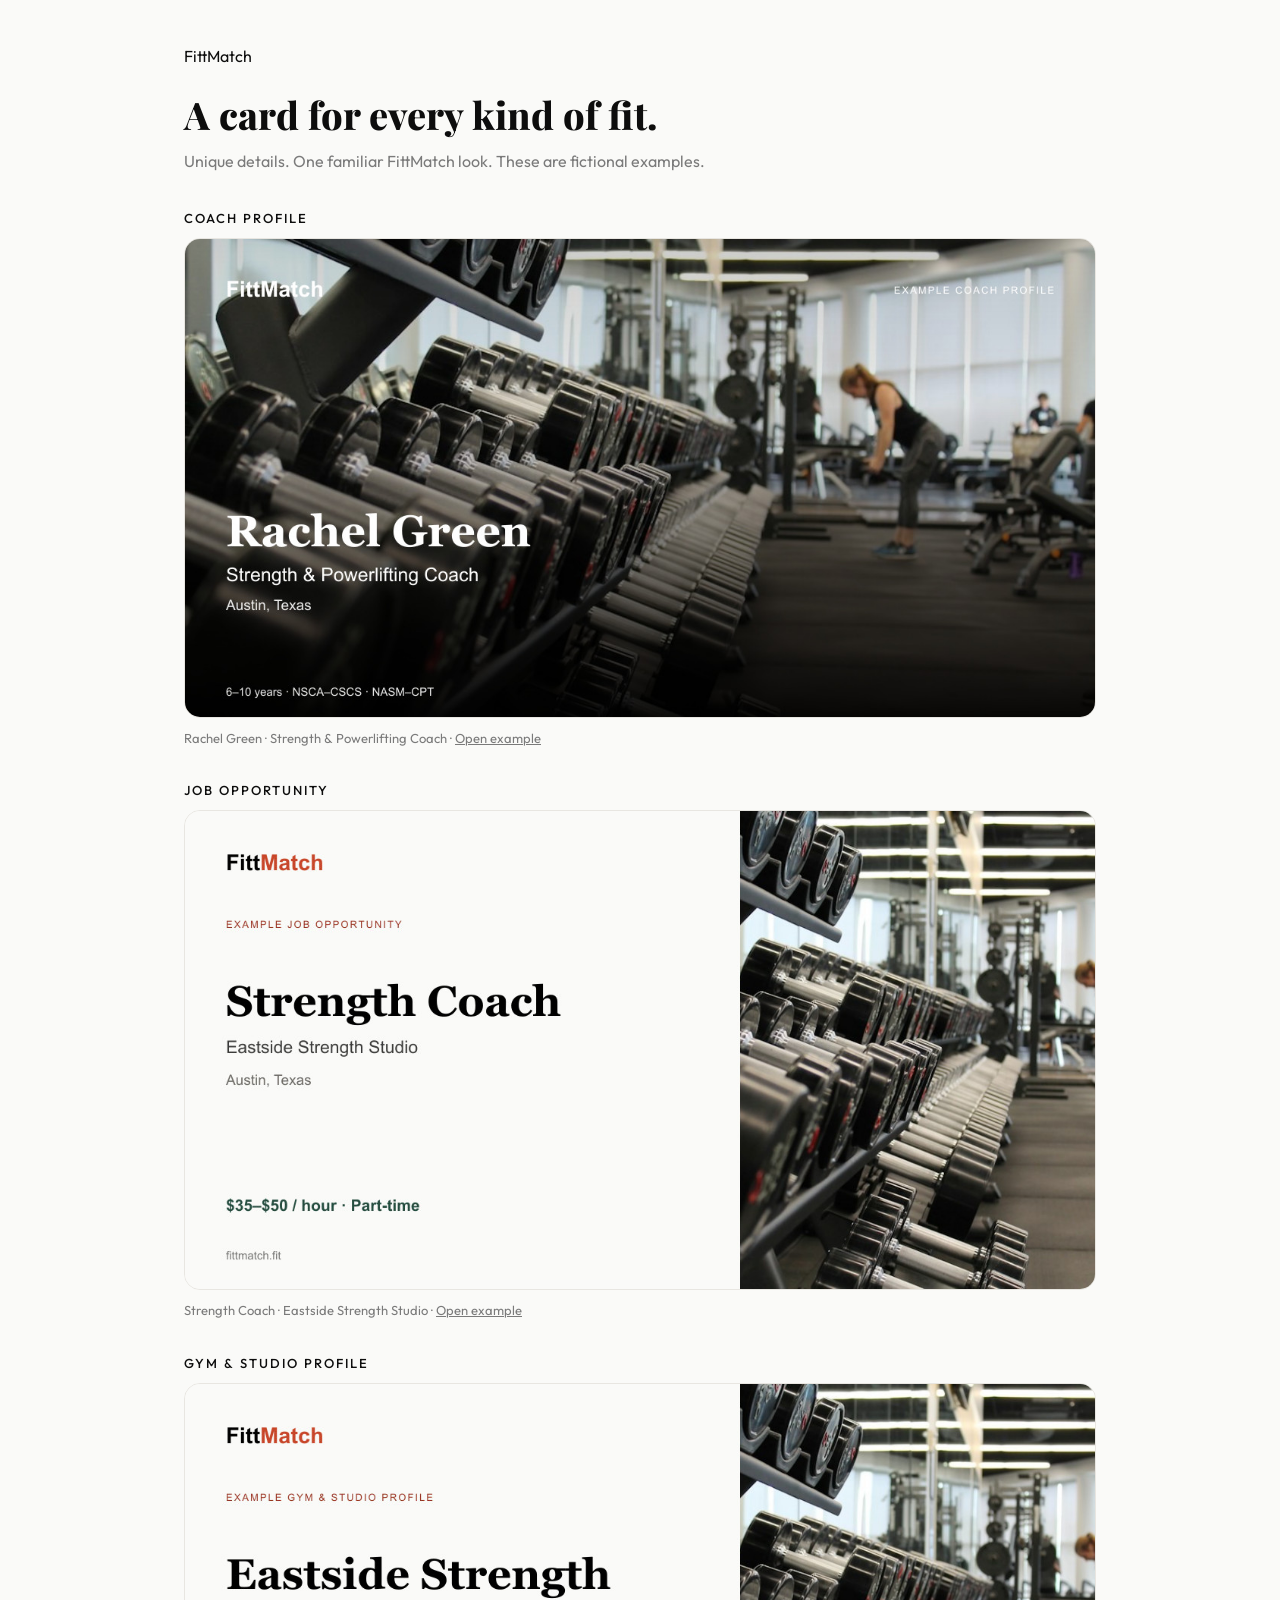
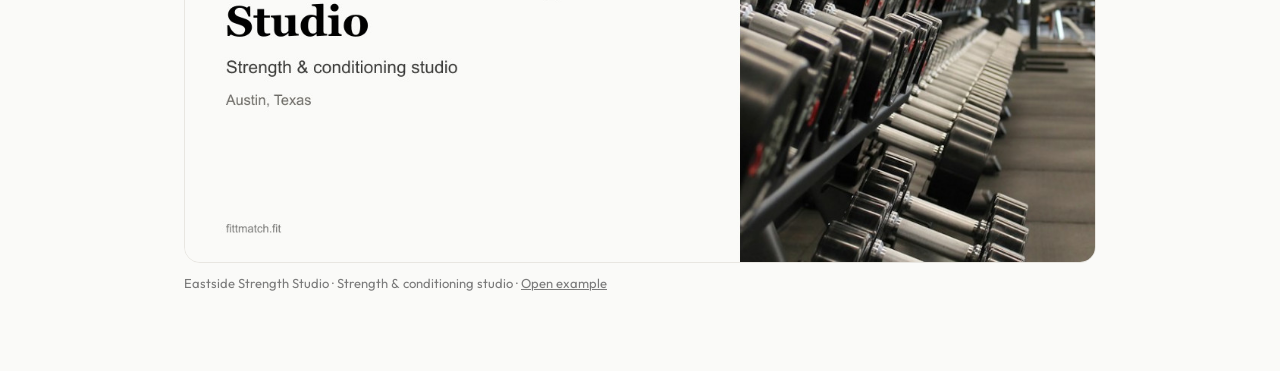
<file: examples/share-cards/index.html>
<!doctype html><html lang="en"><head><meta charset="utf-8"><meta name="viewport" content="width=device-width,initial-scale=1"><meta name="robots" content="noindex,follow"><title>Sharing card examples · FittMatch</title><link rel="stylesheet" href="/styles.css"><style>main{max-width:960px;margin:auto;padding:44px 24px}h1{font-size:38px}header p{margin:12px 0 35px;color:var(--ink3)}article{margin:0 0 34px}h2{font:500 13px Outfit,system-ui,sans-serif;text-transform:uppercase;letter-spacing:2px;margin:0 0 12px}article img{width:100%;height:auto;border:1px solid var(--border);border-radius:16px}article a{display:block}article p{font-size:13px;margin-top:10px;color:var(--ink3)}</style></head><body><main><header><a class="wordmark" href="/">FittMatch</a><h1 style="margin-top:22px">A card for every kind of fit.</h1><p>Unique details. One familiar FittMatch look. These are fictional examples.</p></header><article><h2>Coach profile</h2><a href="/examples/coach/rachel-green-1001/"><img src="/assets/social/examples/coach/rachel-green-1001-741025df4e4349fb.jpg" width="1200" height="630" alt="Example Coach profile: Rachel Green, Strength &amp; Powerlifting Coach in Austin, Texas, with profile photography."></a><p>Rachel Green · Strength &amp; Powerlifting Coach · <a style="display:inline;text-decoration:underline" href="/examples/coach/rachel-green-1001/">Open example</a></p></article><article><h2>Job opportunity</h2><a href="/examples/job/00000000-0000-4000-8000-000000000201/"><img src="/assets/social/examples/job/00000000-0000-4000-8000-000000000201-544b5683a497a670.jpg" width="1200" height="630" alt="Example Job opportunity: Strength Coach, Eastside Strength Studio in Austin, Texas, with profile photography."></a><p>Strength Coach · Eastside Strength Studio · <a style="display:inline;text-decoration:underline" href="/examples/job/00000000-0000-4000-8000-000000000201/">Open example</a></p></article><article><h2>Gym &amp; studio profile</h2><a href="/examples/client/eastside-strength-studio-1002/"><img src="/assets/social/examples/client/eastside-strength-studio-1002-c056c44fb9e6a992.jpg" width="1200" height="630" alt="Example Gym &amp; studio profile: Eastside Strength Studio, Strength &amp; conditioning studio in Austin, Texas, with profile photography."></a><p>Eastside Strength Studio · Strength &amp; conditioning studio · <a style="display:inline;text-decoration:underline" href="/examples/client/eastside-strength-studio-1002/">Open example</a></p></article></main></body></html>
</file>
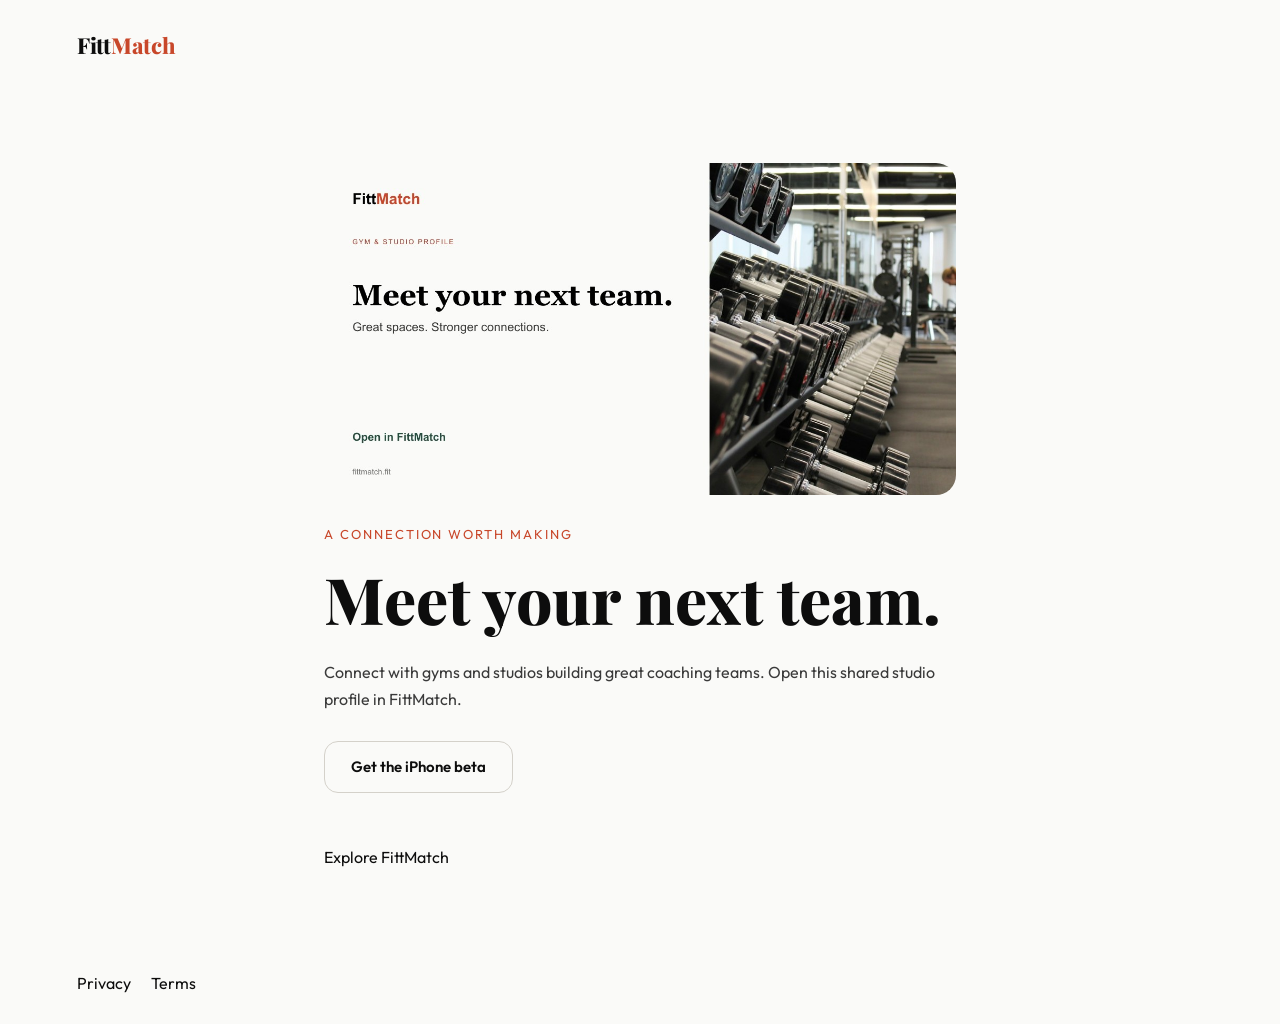
<file: p/client/index.html>
<!doctype html>
<html lang="en"><head><meta charset="utf-8"><meta name="viewport" content="width=device-width,initial-scale=1">
<meta name="robots" content="noindex"><meta name="theme-color" content="#fafaf8"><title>Meet your next team. · FittMatch</title><meta property="og:type" content="website"><meta property="og:site_name" content="FittMatch"><meta property="og:title" content="Meet your next team."><meta property="og:description" content="Connect with gyms and studios building great coaching teams. Open this shared studio profile in FittMatch."><meta property="og:image" content="https://fittmatch.fit/assets/social/generic/client.jpg"><meta property="og:image:type" content="image/jpeg"><meta property="og:image:width" content="1200"><meta property="og:image:height" content="630"><meta property="og:image:alt" content="Gym &amp; studio profile on FittMatch, with a sample training space"><meta property="og:url" content="https://fittmatch.fit/p/client/"><meta name="twitter:card" content="summary_large_image"><meta name="twitter:title" content="Meet your next team."><meta name="twitter:description" content="Connect with gyms and studios building great coaching teams. Open this shared studio profile in FittMatch."><meta name="twitter:image" content="https://fittmatch.fit/assets/social/generic/client.jpg"><meta name="description" content="Connect with gyms and studios building great coaching teams. Open this shared studio profile in FittMatch.">
<link rel="icon" href="/favicon.png"><link rel="stylesheet" href="/styles.css"><link rel="stylesheet" href="/share-link.css">
<script src="/share-link.js" defer></script></head><body>
<header class="share-header"><a href="/" class="nav-logo">Fitt<span>Match</span></a></header>
<main class="share-main"><img class="generic-share-image" src="/assets/social/generic/client.jpg" width="1200" height="630" alt="Gym &amp; studio profile on FittMatch, with a sample training space"><p class="share-eyebrow">A connection worth making</p>
<h1 id="share-title">Meet your next team.</h1>
<p id="share-detail">Connect with gyms and studios building great coaching teams. Open this shared studio profile in FittMatch.</p>
<div class="share-actions"><a id="open-app" class="btn btn-primary" href="/" hidden>Open in FittMatch</a>
<a class="btn btn-ghost" href="https://testflight.apple.com/join/4PXhuby6" rel="noopener noreferrer">Get the iPhone beta</a></div>
<section id="link-recovery" hidden><label for="saved-link">Keep this link for after installation</label>
<input id="saved-link" readonly aria-label="Shared FittMatch link"><button id="copy-link" class="btn btn-ghost" type="button">Copy link</button><p id="copy-status" role="status" aria-live="polite"></p></section>
<a class="share-home" href="/">Explore FittMatch</a></main>
<footer class="share-footer"><a href="/privacy.html">Privacy</a><a href="/terms.html">Terms</a></footer>
</body></html>
</file>
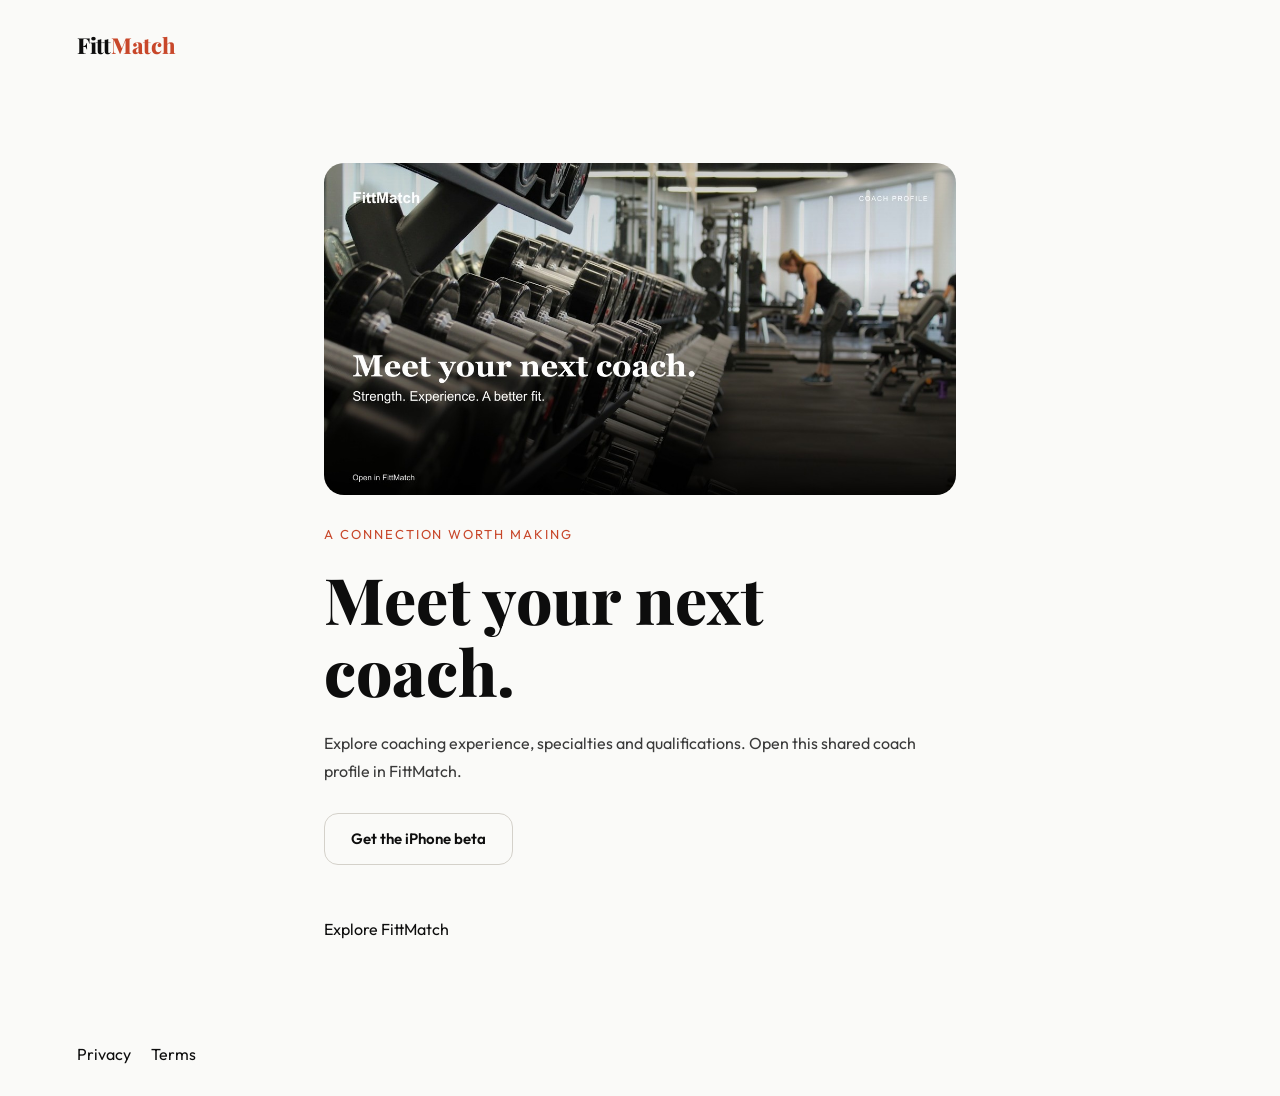
<file: p/coach/index.html>
<!doctype html>
<html lang="en"><head><meta charset="utf-8"><meta name="viewport" content="width=device-width,initial-scale=1">
<meta name="robots" content="noindex"><meta name="theme-color" content="#fafaf8"><title>Meet your next coach. · FittMatch</title><meta property="og:type" content="website"><meta property="og:site_name" content="FittMatch"><meta property="og:title" content="Meet your next coach."><meta property="og:description" content="Explore coaching experience, specialties and qualifications. Open this shared coach profile in FittMatch."><meta property="og:image" content="https://fittmatch.fit/assets/social/generic/coach.jpg"><meta property="og:image:type" content="image/jpeg"><meta property="og:image:width" content="1200"><meta property="og:image:height" content="630"><meta property="og:image:alt" content="Coach profile on FittMatch, with a sample training space"><meta property="og:url" content="https://fittmatch.fit/p/coach/"><meta name="twitter:card" content="summary_large_image"><meta name="twitter:title" content="Meet your next coach."><meta name="twitter:description" content="Explore coaching experience, specialties and qualifications. Open this shared coach profile in FittMatch."><meta name="twitter:image" content="https://fittmatch.fit/assets/social/generic/coach.jpg"><meta name="description" content="Explore coaching experience, specialties and qualifications. Open this shared coach profile in FittMatch.">
<link rel="icon" href="/favicon.png"><link rel="stylesheet" href="/styles.css"><link rel="stylesheet" href="/share-link.css">
<script src="/share-link.js" defer></script></head><body>
<header class="share-header"><a href="/" class="nav-logo">Fitt<span>Match</span></a></header>
<main class="share-main"><img class="generic-share-image" src="/assets/social/generic/coach.jpg" width="1200" height="630" alt="Coach profile on FittMatch, with a sample training space"><p class="share-eyebrow">A connection worth making</p>
<h1 id="share-title">Meet your next coach.</h1>
<p id="share-detail">Explore coaching experience, specialties and qualifications. Open this shared coach profile in FittMatch.</p>
<div class="share-actions"><a id="open-app" class="btn btn-primary" href="/" hidden>Open in FittMatch</a>
<a class="btn btn-ghost" href="https://testflight.apple.com/join/4PXhuby6" rel="noopener noreferrer">Get the iPhone beta</a></div>
<section id="link-recovery" hidden><label for="saved-link">Keep this link for after installation</label>
<input id="saved-link" readonly aria-label="Shared FittMatch link"><button id="copy-link" class="btn btn-ghost" type="button">Copy link</button><p id="copy-status" role="status" aria-live="polite"></p></section>
<a class="share-home" href="/">Explore FittMatch</a></main>
<footer class="share-footer"><a href="/privacy.html">Privacy</a><a href="/terms.html">Terms</a></footer>
</body></html>
</file>
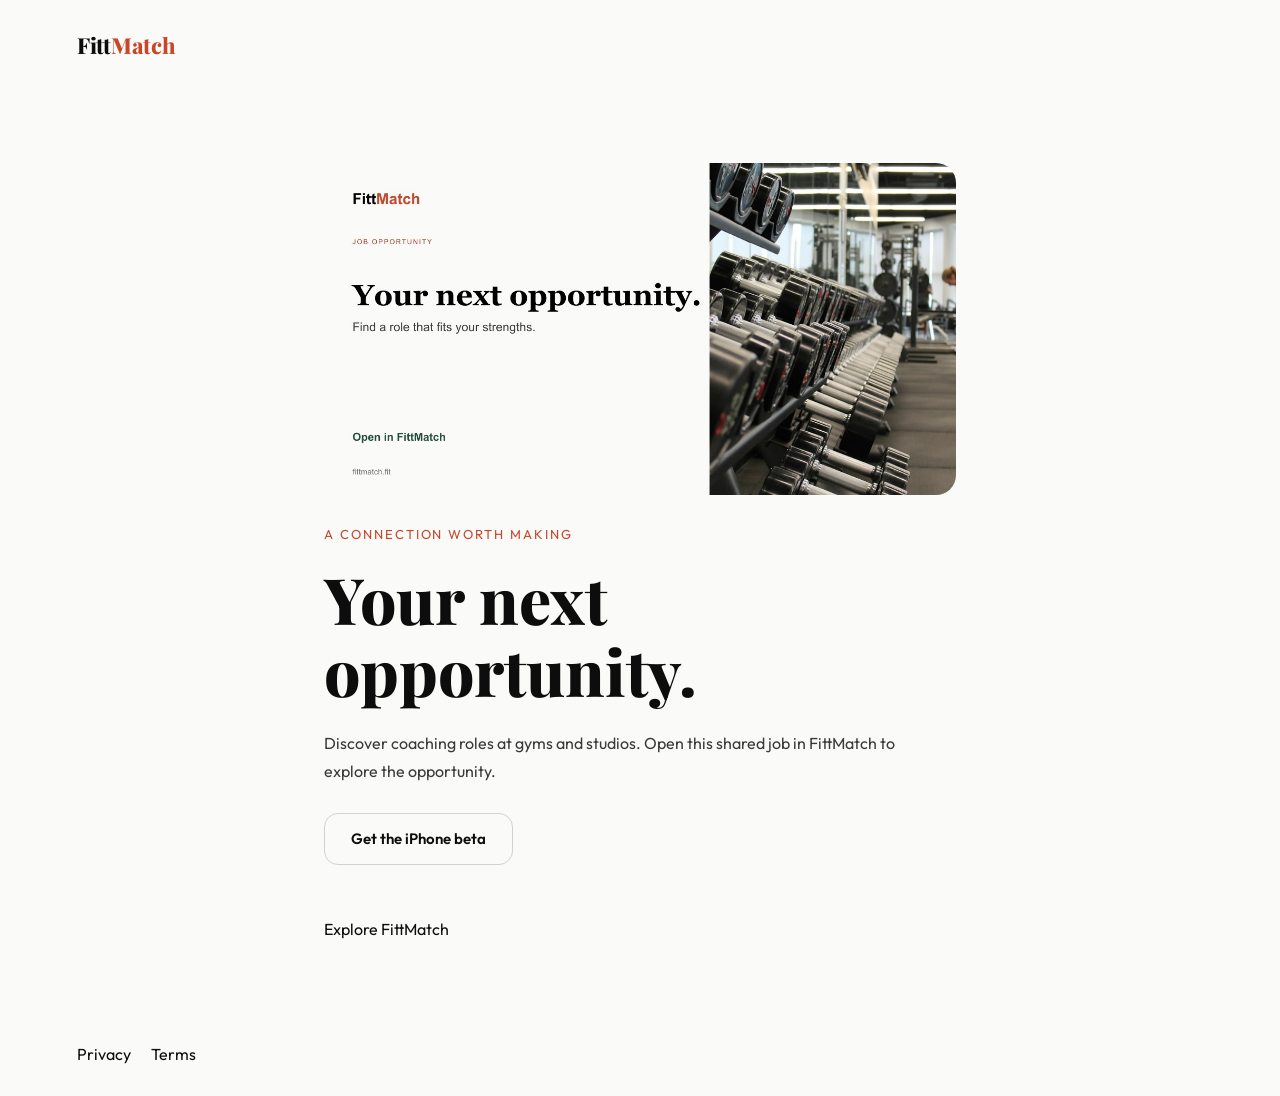
<file: p/job/index.html>
<!doctype html>
<html lang="en"><head><meta charset="utf-8"><meta name="viewport" content="width=device-width,initial-scale=1">
<meta name="robots" content="noindex"><meta name="theme-color" content="#fafaf8"><title>Your next opportunity. · FittMatch</title><meta property="og:type" content="website"><meta property="og:site_name" content="FittMatch"><meta property="og:title" content="Your next opportunity."><meta property="og:description" content="Discover coaching roles at gyms and studios. Open this shared job in FittMatch to explore the opportunity."><meta property="og:image" content="https://fittmatch.fit/assets/social/generic/job.jpg"><meta property="og:image:type" content="image/jpeg"><meta property="og:image:width" content="1200"><meta property="og:image:height" content="630"><meta property="og:image:alt" content="Job opportunity on FittMatch, with a sample training space"><meta property="og:url" content="https://fittmatch.fit/p/job/"><meta name="twitter:card" content="summary_large_image"><meta name="twitter:title" content="Your next opportunity."><meta name="twitter:description" content="Discover coaching roles at gyms and studios. Open this shared job in FittMatch to explore the opportunity."><meta name="twitter:image" content="https://fittmatch.fit/assets/social/generic/job.jpg"><meta name="description" content="Discover coaching roles at gyms and studios. Open this shared job in FittMatch to explore the opportunity.">
<link rel="icon" href="/favicon.png"><link rel="stylesheet" href="/styles.css"><link rel="stylesheet" href="/share-link.css">
<script src="/share-link.js" defer></script></head><body>
<header class="share-header"><a href="/" class="nav-logo">Fitt<span>Match</span></a></header>
<main class="share-main"><img class="generic-share-image" src="/assets/social/generic/job.jpg" width="1200" height="630" alt="Job opportunity on FittMatch, with a sample training space"><p class="share-eyebrow">A connection worth making</p>
<h1 id="share-title">Your next opportunity.</h1>
<p id="share-detail">Discover coaching roles at gyms and studios. Open this shared job in FittMatch to explore the opportunity.</p>
<div class="share-actions"><a id="open-app" class="btn btn-primary" href="/" hidden>Open in FittMatch</a>
<a class="btn btn-ghost" href="https://testflight.apple.com/join/4PXhuby6" rel="noopener noreferrer">Get the iPhone beta</a></div>
<section id="link-recovery" hidden><label for="saved-link">Keep this link for after installation</label>
<input id="saved-link" readonly aria-label="Shared FittMatch link"><button id="copy-link" class="btn btn-ghost" type="button">Copy link</button><p id="copy-status" role="status" aria-live="polite"></p></section>
<a class="share-home" href="/">Explore FittMatch</a></main>
<footer class="share-footer"><a href="/privacy.html">Privacy</a><a href="/terms.html">Terms</a></footer>
</body></html>
</file>
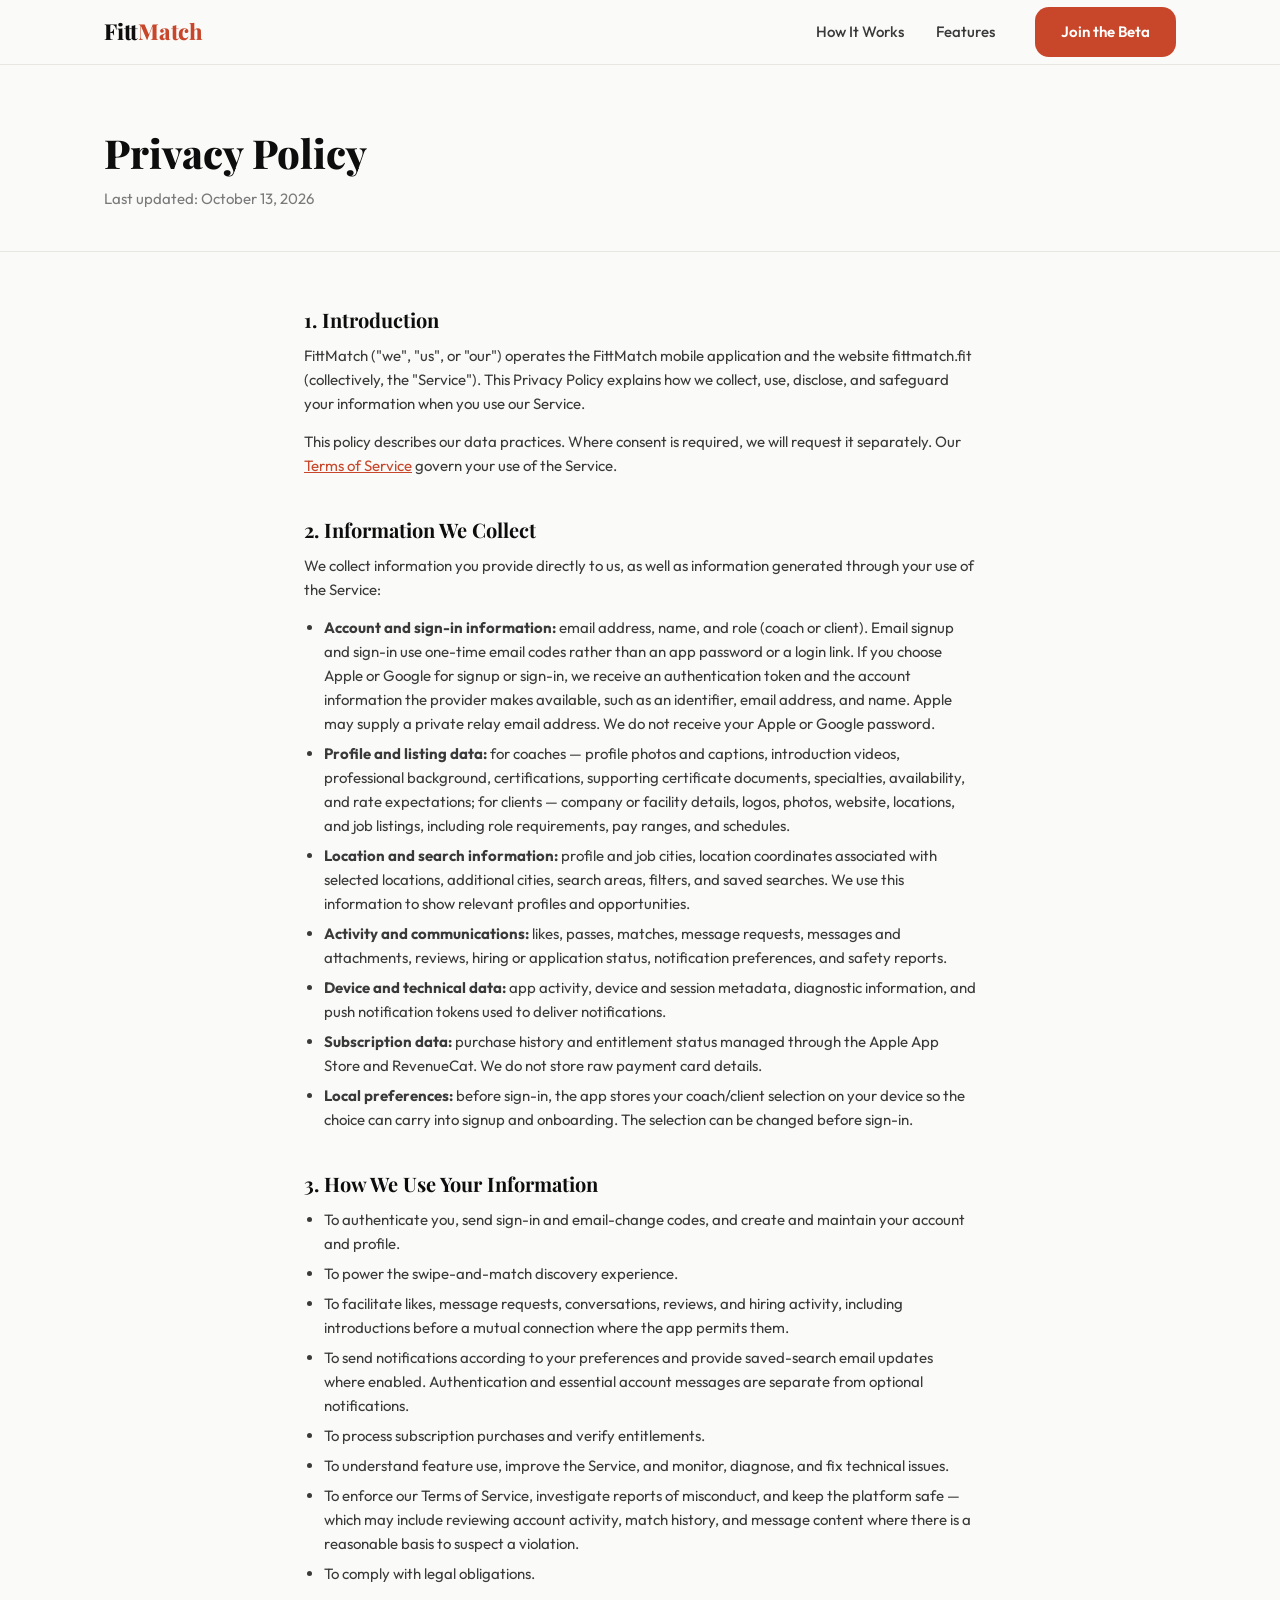
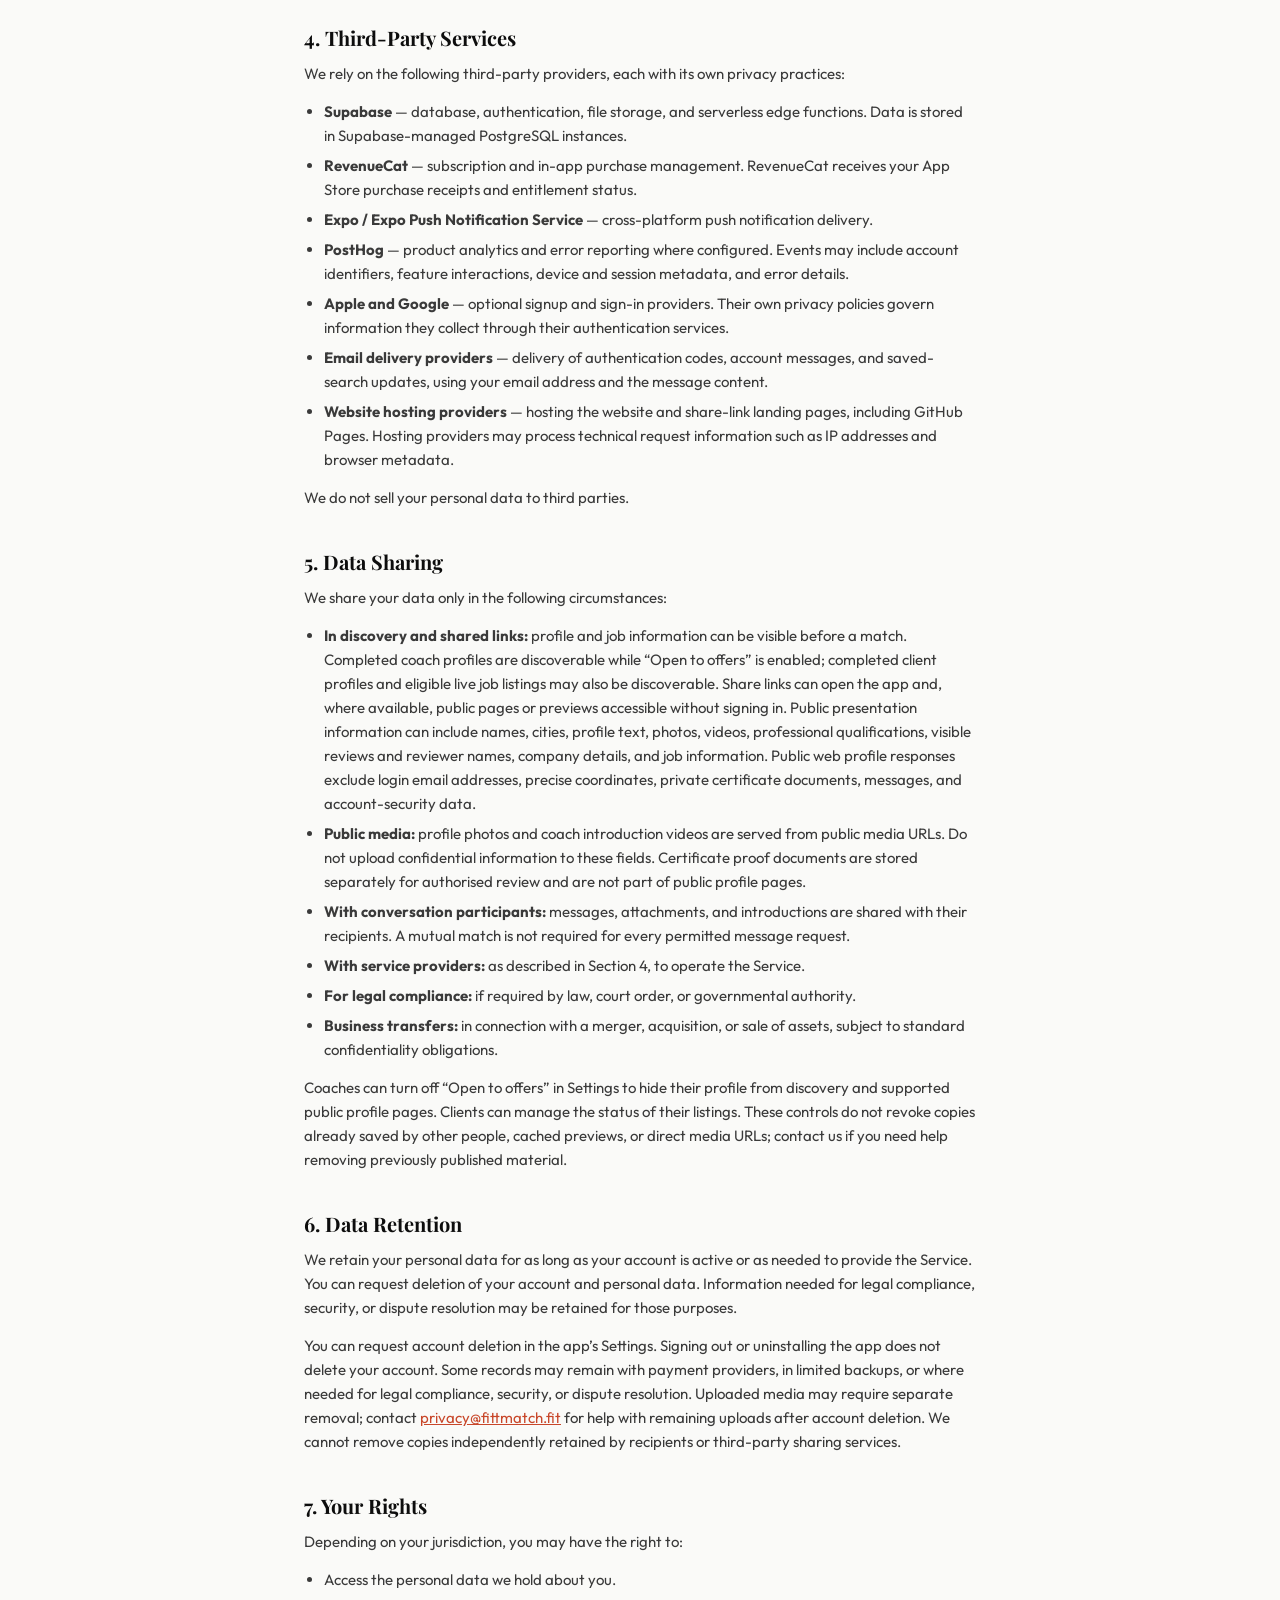
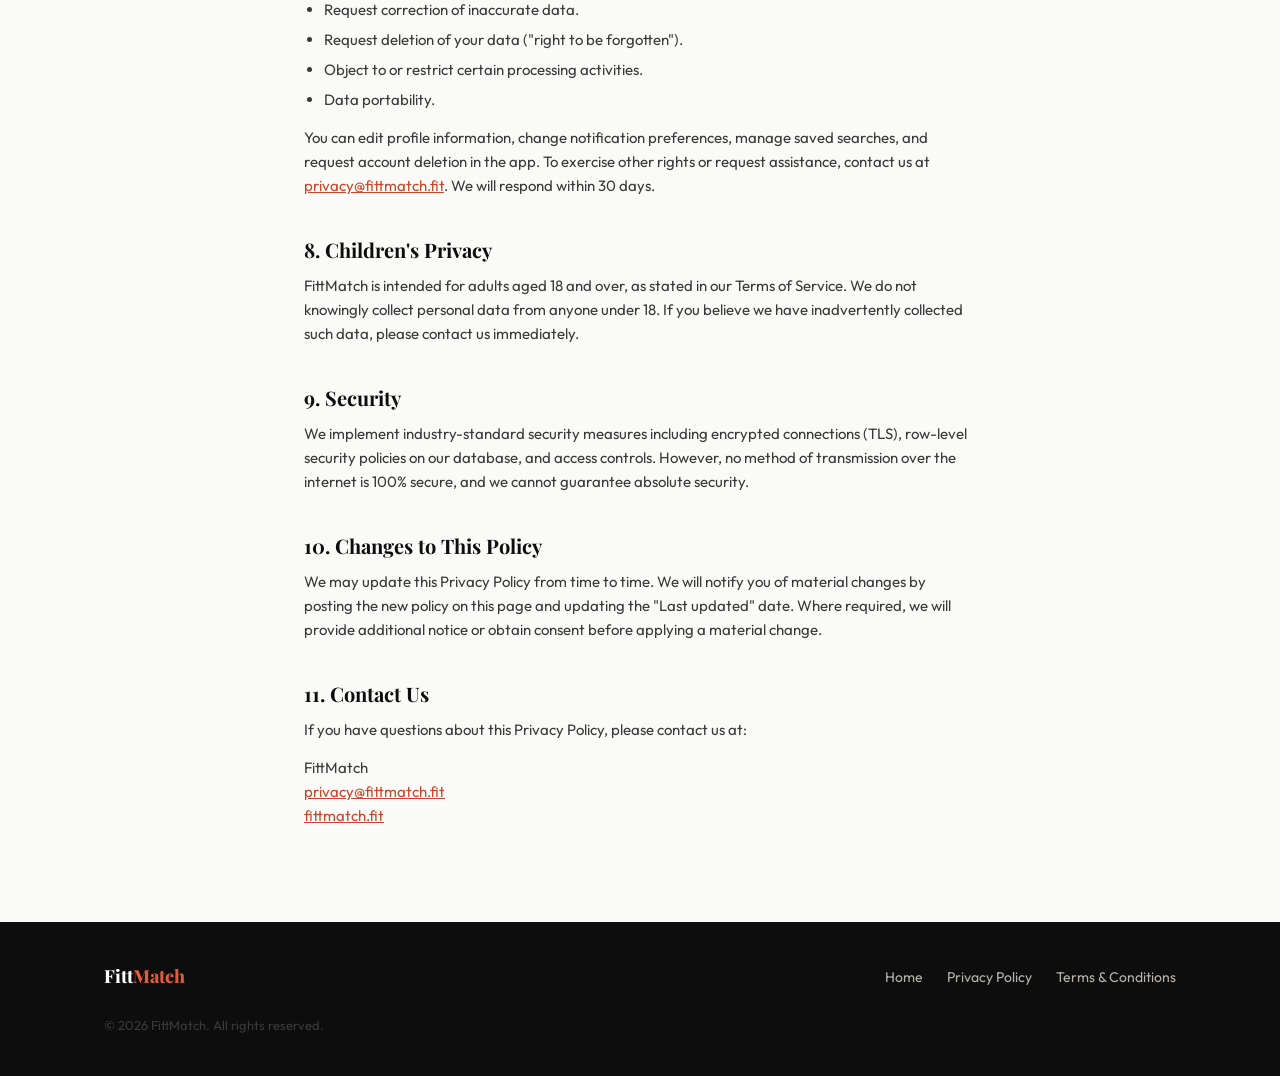
<file: privacy.html>
<!DOCTYPE html>
<html lang="en">
<head>
  <meta charset="UTF-8" />
  <meta name="viewport" content="width=device-width, initial-scale=1.0" />
  <title>Privacy Policy — FittMatch</title>
  <meta name="description" content="FittMatch Privacy Policy. Learn how we collect, use, and protect your personal data." />
  <link rel="canonical" href="https://fittmatch.fit/privacy.html" />
  <link rel="icon" type="image/png" sizes="48x48" href="favicon.png" />
  <link rel="stylesheet" href="styles.css" />
</head>
<body>

  <!-- Nav -->
  <nav class="nav" role="navigation" aria-label="Main">
    <div class="container nav-inner">
      <a href="index.html" class="nav-logo">Fitt<span>Match</span></a>
      <ul class="nav-links">
        <li><a href="index.html#how-it-works">How It Works</a></li>
        <li><a href="index.html#features">Features</a></li>
        <li><a href="https://testflight.apple.com/join/4PXhuby6" target="_blank" rel="noopener noreferrer" class="btn btn-primary nav-cta">Join the Beta</a></li>
      </ul>
      <button class="hamburger" id="hamburger" aria-label="Toggle menu" aria-expanded="false" aria-controls="mobile-nav">
        <span></span><span></span><span></span>
      </button>
    </div>
    <div class="mobile-nav" id="mobile-nav">
      <a href="index.html#how-it-works">How It Works</a>
      <a href="index.html#features">Features</a>
      <a href="https://testflight.apple.com/join/4PXhuby6" target="_blank" rel="noopener noreferrer" class="btn btn-primary">Join the Beta</a>
    </div>
  </nav>

  <!-- Header -->
  <div class="legal-hero">
    <div class="container">
      <h1>Privacy Policy</h1>
      <p>Last updated: October 13, 2026</p>
    </div>
  </div>

  <!-- Body -->
  <main>
    <div class="container legal-body">

      <h2>1. Introduction</h2>
      <p>FittMatch ("we", "us", or "our") operates the FittMatch mobile application and the website fittmatch.fit (collectively, the "Service"). This Privacy Policy explains how we collect, use, disclose, and safeguard your information when you use our Service.</p>
      <p>This policy describes our data practices. Where consent is required, we will request it separately. Our <a href="terms.html">Terms of Service</a> govern your use of the Service.</p>

      <h2>2. Information We Collect</h2>
      <p>We collect information you provide directly to us, as well as information generated through your use of the Service:</p>
      <ul>
        <li><strong>Account and sign-in information:</strong> email address, name, and role (coach or client). Email signup and sign-in use one-time email codes rather than an app password or a login link. If you choose Apple or Google for signup or sign-in, we receive an authentication token and the account information the provider makes available, such as an identifier, email address, and name. Apple may supply a private relay email address. We do not receive your Apple or Google password.</li>
        <li><strong>Profile and listing data:</strong> for coaches — profile photos and captions, introduction videos, professional background, certifications, supporting certificate documents, specialties, availability, and rate expectations; for clients — company or facility details, logos, photos, website, locations, and job listings, including role requirements, pay ranges, and schedules.</li>
        <li><strong>Location and search information:</strong> profile and job cities, location coordinates associated with selected locations, additional cities, search areas, filters, and saved searches. We use this information to show relevant profiles and opportunities.</li>
        <li><strong>Activity and communications:</strong> likes, passes, matches, message requests, messages and attachments, reviews, hiring or application status, notification preferences, and safety reports.</li>
        <li><strong>Device and technical data:</strong> app activity, device and session metadata, diagnostic information, and push notification tokens used to deliver notifications.</li>
        <li><strong>Subscription data:</strong> purchase history and entitlement status managed through the Apple App Store and RevenueCat. We do not store raw payment card details.</li>
        <li><strong>Local preferences:</strong> before sign-in, the app stores your coach/client selection on your device so the choice can carry into signup and onboarding. The selection can be changed before sign-in.</li>
      </ul>

      <h2>3. How We Use Your Information</h2>
      <ul>
        <li>To authenticate you, send sign-in and email-change codes, and create and maintain your account and profile.</li>
        <li>To power the swipe-and-match discovery experience.</li>
        <li>To facilitate likes, message requests, conversations, reviews, and hiring activity, including introductions before a mutual connection where the app permits them.</li>
        <li>To send notifications according to your preferences and provide saved-search email updates where enabled. Authentication and essential account messages are separate from optional notifications.</li>
        <li>To process subscription purchases and verify entitlements.</li>
        <li>To understand feature use, improve the Service, and monitor, diagnose, and fix technical issues.</li>
        <li>To enforce our Terms of Service, investigate reports of misconduct, and keep the platform safe — which may include reviewing account activity, match history, and message content where there is a reasonable basis to suspect a violation.</li>
        <li>To comply with legal obligations.</li>
      </ul>

      <h2>4. Third-Party Services</h2>
      <p>We rely on the following third-party providers, each with its own privacy practices:</p>
      <ul>
        <li><strong>Supabase</strong> — database, authentication, file storage, and serverless edge functions. Data is stored in Supabase-managed PostgreSQL instances.</li>
        <li><strong>RevenueCat</strong> — subscription and in-app purchase management. RevenueCat receives your App Store purchase receipts and entitlement status.</li>
        <li><strong>Expo / Expo Push Notification Service</strong> — cross-platform push notification delivery.</li>
        <li><strong>PostHog</strong> — product analytics and error reporting where configured. Events may include account identifiers, feature interactions, device and session metadata, and error details.</li>
        <li><strong>Apple and Google</strong> — optional signup and sign-in providers. Their own privacy policies govern information they collect through their authentication services.</li>
        <li><strong>Email delivery providers</strong> — delivery of authentication codes, account messages, and saved-search updates, using your email address and the message content.</li>
        <li><strong>Website hosting providers</strong> — hosting the website and share-link landing pages, including GitHub Pages. Hosting providers may process technical request information such as IP addresses and browser metadata.</li>
      </ul>
      <p>We do not sell your personal data to third parties.</p>

      <h2>5. Data Sharing</h2>
      <p>We share your data only in the following circumstances:</p>
      <ul>
        <li><strong>In discovery and shared links:</strong> profile and job information can be visible before a match. Completed coach profiles are discoverable while “Open to offers” is enabled; completed client profiles and eligible live job listings may also be discoverable. Share links can open the app and, where available, public pages or previews accessible without signing in. Public presentation information can include names, cities, profile text, photos, videos, professional qualifications, visible reviews and reviewer names, company details, and job information. Public web profile responses exclude login email addresses, precise coordinates, private certificate documents, messages, and account-security data.</li>
        <li><strong>Public media:</strong> profile photos and coach introduction videos are served from public media URLs. Do not upload confidential information to these fields. Certificate proof documents are stored separately for authorised review and are not part of public profile pages.</li>
        <li><strong>With conversation participants:</strong> messages, attachments, and introductions are shared with their recipients. A mutual match is not required for every permitted message request.</li>
        <li><strong>With service providers:</strong> as described in Section 4, to operate the Service.</li>
        <li><strong>For legal compliance:</strong> if required by law, court order, or governmental authority.</li>
        <li><strong>Business transfers:</strong> in connection with a merger, acquisition, or sale of assets, subject to standard confidentiality obligations.</li>
      </ul>

      <p>Coaches can turn off “Open to offers” in Settings to hide their profile from discovery and supported public profile pages. Clients can manage the status of their listings. These controls do not revoke copies already saved by other people, cached previews, or direct media URLs; contact us if you need help removing previously published material.</p>

      <h2>6. Data Retention</h2>
      <p>We retain your personal data for as long as your account is active or as needed to provide the Service. You can request deletion of your account and personal data. Information needed for legal compliance, security, or dispute resolution may be retained for those purposes.</p>

      <p>You can request account deletion in the app’s Settings. Signing out or uninstalling the app does not delete your account. Some records may remain with payment providers, in limited backups, or where needed for legal compliance, security, or dispute resolution. Uploaded media may require separate removal; contact <a href="mailto:privacy@fittmatch.fit">privacy@fittmatch.fit</a> for help with remaining uploads after account deletion. We cannot remove copies independently retained by recipients or third-party sharing services.</p>

      <h2>7. Your Rights</h2>
      <p>Depending on your jurisdiction, you may have the right to:</p>
      <ul>
        <li>Access the personal data we hold about you.</li>
        <li>Request correction of inaccurate data.</li>
        <li>Request deletion of your data ("right to be forgotten").</li>
        <li>Object to or restrict certain processing activities.</li>
        <li>Data portability.</li>
      </ul>
      <p>You can edit profile information, change notification preferences, manage saved searches, and request account deletion in the app. To exercise other rights or request assistance, contact us at <a href="mailto:privacy@fittmatch.fit">privacy@fittmatch.fit</a>. We will respond within 30 days.</p>

      <h2>8. Children's Privacy</h2>
      <p>FittMatch is intended for adults aged 18 and over, as stated in our Terms of Service. We do not knowingly collect personal data from anyone under 18. If you believe we have inadvertently collected such data, please contact us immediately.</p>

      <h2>9. Security</h2>
      <p>We implement industry-standard security measures including encrypted connections (TLS), row-level security policies on our database, and access controls. However, no method of transmission over the internet is 100% secure, and we cannot guarantee absolute security.</p>

      <h2>10. Changes to This Policy</h2>
      <p>We may update this Privacy Policy from time to time. We will notify you of material changes by posting the new policy on this page and updating the "Last updated" date. Where required, we will provide additional notice or obtain consent before applying a material change.</p>

      <h2>11. Contact Us</h2>
      <p>If you have questions about this Privacy Policy, please contact us at:</p>
      <p>
        FittMatch<br />
        <a href="mailto:privacy@fittmatch.fit">privacy@fittmatch.fit</a><br />
        <a href="https://fittmatch.fit">fittmatch.fit</a>
      </p>

    </div>
  </main>

  <!-- Footer -->
  <footer class="footer">
    <div class="container footer-inner">
      <span class="footer-logo">Fitt<span>Match</span></span>
      <ul class="footer-links">
        <li><a href="index.html">Home</a></li>
        <li><a href="privacy.html">Privacy Policy</a></li>
        <li><a href="terms.html">Terms &amp; Conditions</a></li>
      </ul>
      <p class="footer-copy">&copy; 2026 FittMatch. All rights reserved.</p>
    </div>
  </footer>

  <script src="main.js"></script>
</body>
</html>
</file>
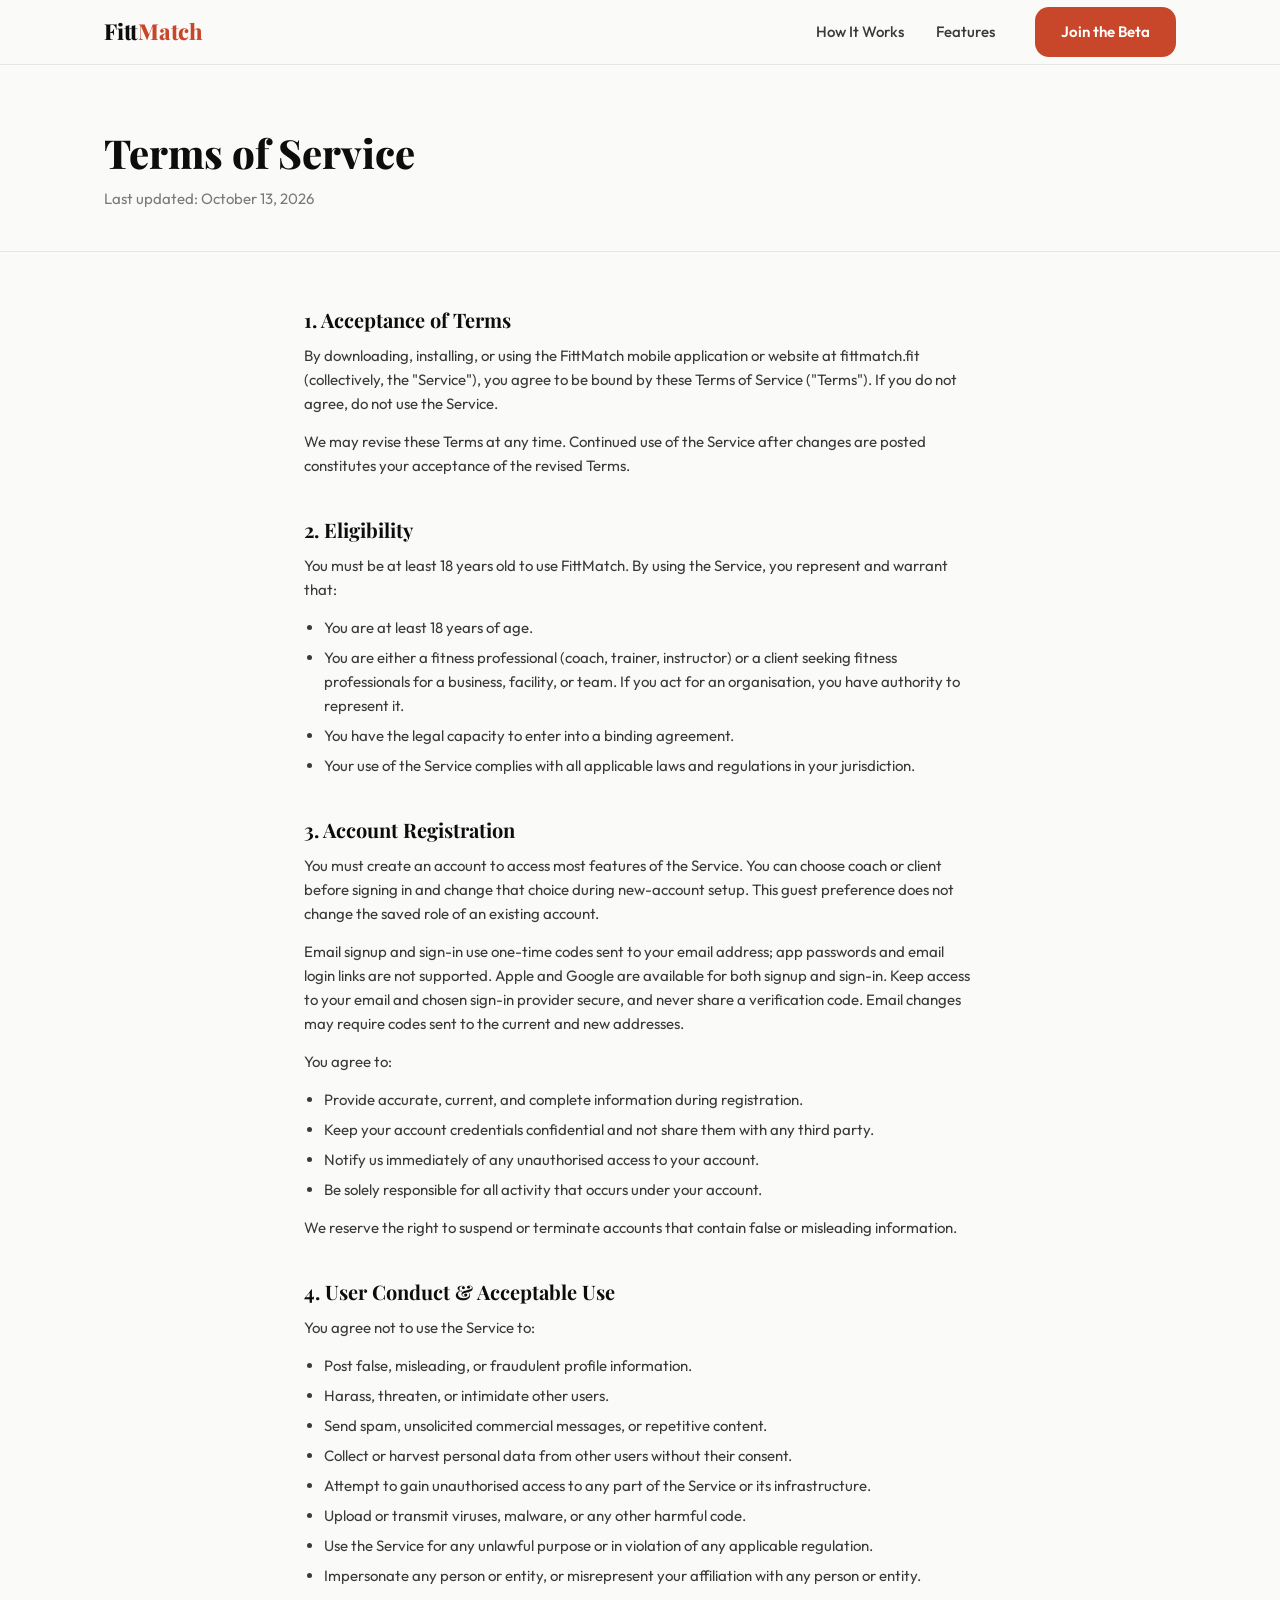
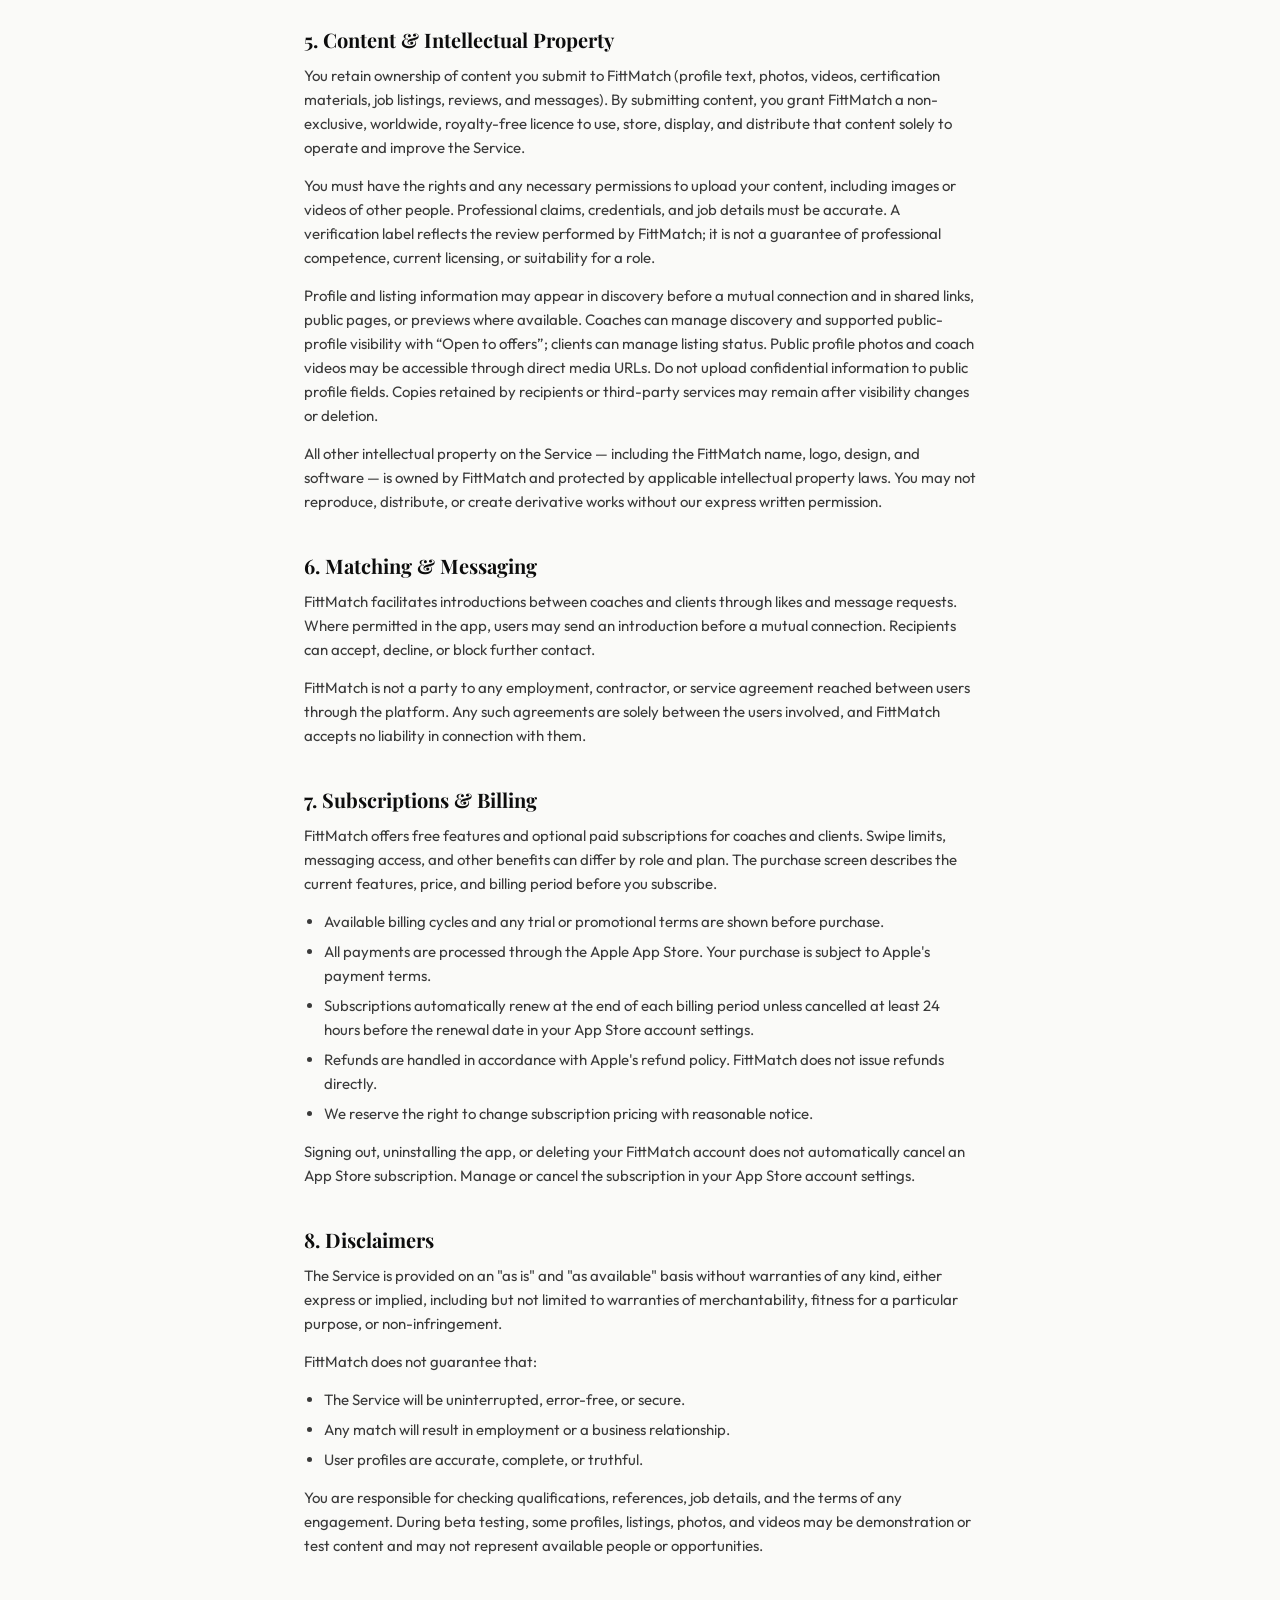
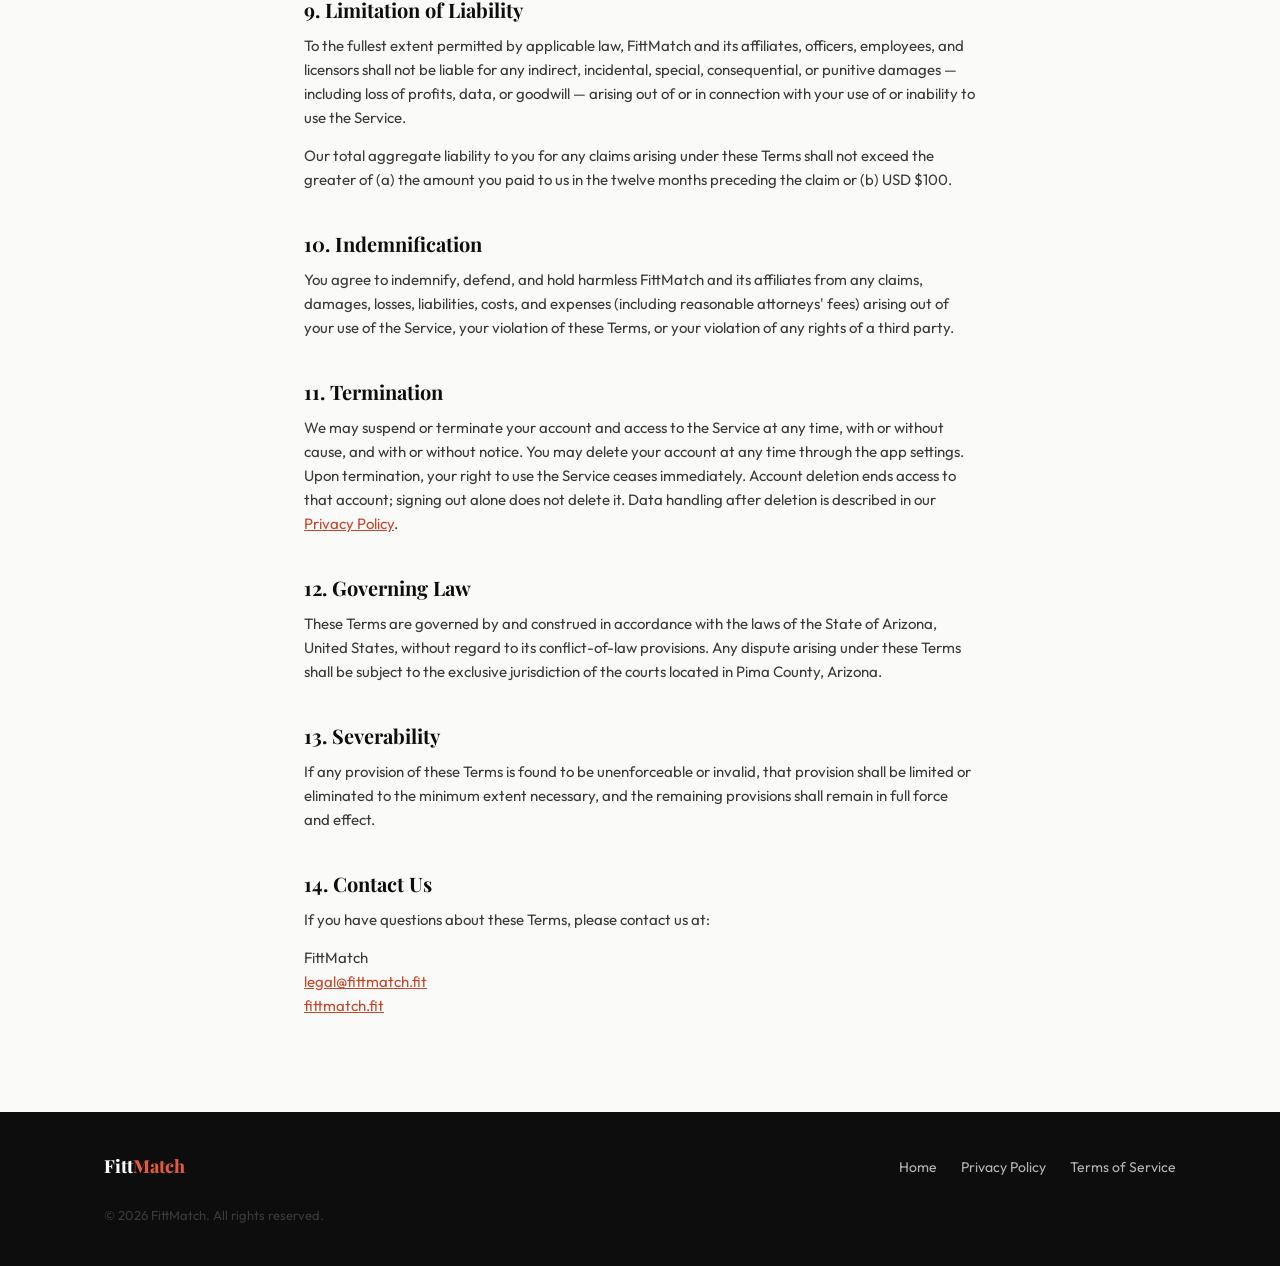
<file: terms.html>
<!DOCTYPE html>
<html lang="en">
<head>
  <meta charset="UTF-8" />
  <meta name="viewport" content="width=device-width, initial-scale=1.0" />
  <title>Terms of Service — FittMatch</title>
  <meta name="description" content="FittMatch Terms of Service. Read the rules and guidelines for using the FittMatch platform." />
  <link rel="canonical" href="https://fittmatch.fit/terms.html" />
  <link rel="icon" type="image/png" sizes="48x48" href="favicon.png" />
  <link rel="stylesheet" href="styles.css" />
</head>
<body>

  <!-- Nav -->
  <nav class="nav" role="navigation" aria-label="Main">
    <div class="container nav-inner">
      <a href="index.html" class="nav-logo">Fitt<span>Match</span></a>
      <ul class="nav-links">
        <li><a href="index.html#how-it-works">How It Works</a></li>
        <li><a href="index.html#features">Features</a></li>
        <li><a href="https://testflight.apple.com/join/4PXhuby6" target="_blank" rel="noopener noreferrer" class="btn btn-primary nav-cta">Join the Beta</a></li>
      </ul>
      <button class="hamburger" id="hamburger" aria-label="Toggle menu" aria-expanded="false" aria-controls="mobile-nav">
        <span></span><span></span><span></span>
      </button>
    </div>
    <div class="mobile-nav" id="mobile-nav">
      <a href="index.html#how-it-works">How It Works</a>
      <a href="index.html#features">Features</a>
      <a href="https://testflight.apple.com/join/4PXhuby6" target="_blank" rel="noopener noreferrer" class="btn btn-primary">Join the Beta</a>
    </div>
  </nav>

  <!-- Header -->
  <div class="legal-hero">
    <div class="container">
      <h1>Terms of Service</h1>
      <p>Last updated: October 13, 2026</p>
    </div>
  </div>

  <!-- Body -->
  <main>
    <div class="container legal-body">

      <h2>1. Acceptance of Terms</h2>
      <p>By downloading, installing, or using the FittMatch mobile application or website at fittmatch.fit (collectively, the "Service"), you agree to be bound by these Terms of Service ("Terms"). If you do not agree, do not use the Service.</p>
      <p>We may revise these Terms at any time. Continued use of the Service after changes are posted constitutes your acceptance of the revised Terms.</p>

      <h2>2. Eligibility</h2>
      <p>You must be at least 18 years old to use FittMatch. By using the Service, you represent and warrant that:</p>
      <ul>
        <li>You are at least 18 years of age.</li>
        <li>You are either a fitness professional (coach, trainer, instructor) or a client seeking fitness professionals for a business, facility, or team. If you act for an organisation, you have authority to represent it.</li>
        <li>You have the legal capacity to enter into a binding agreement.</li>
        <li>Your use of the Service complies with all applicable laws and regulations in your jurisdiction.</li>
      </ul>

      <h2>3. Account Registration</h2>
      <p>You must create an account to access most features of the Service. You can choose coach or client before signing in and change that choice during new-account setup. This guest preference does not change the saved role of an existing account.</p>
      <p>Email signup and sign-in use one-time codes sent to your email address; app passwords and email login links are not supported. Apple and Google are available for both signup and sign-in. Keep access to your email and chosen sign-in provider secure, and never share a verification code. Email changes may require codes sent to the current and new addresses.</p>
      <p>You agree to:</p>
      <ul>
        <li>Provide accurate, current, and complete information during registration.</li>
        <li>Keep your account credentials confidential and not share them with any third party.</li>
        <li>Notify us immediately of any unauthorised access to your account.</li>
        <li>Be solely responsible for all activity that occurs under your account.</li>
      </ul>
      <p>We reserve the right to suspend or terminate accounts that contain false or misleading information.</p>

      <h2>4. User Conduct &amp; Acceptable Use</h2>
      <p>You agree not to use the Service to:</p>
      <ul>
        <li>Post false, misleading, or fraudulent profile information.</li>
        <li>Harass, threaten, or intimidate other users.</li>
        <li>Send spam, unsolicited commercial messages, or repetitive content.</li>
        <li>Collect or harvest personal data from other users without their consent.</li>
        <li>Attempt to gain unauthorised access to any part of the Service or its infrastructure.</li>
        <li>Upload or transmit viruses, malware, or any other harmful code.</li>
        <li>Use the Service for any unlawful purpose or in violation of any applicable regulation.</li>
        <li>Impersonate any person or entity, or misrepresent your affiliation with any person or entity.</li>
      </ul>

      <h2>5. Content &amp; Intellectual Property</h2>
      <p>You retain ownership of content you submit to FittMatch (profile text, photos, videos, certification materials, job listings, reviews, and messages). By submitting content, you grant FittMatch a non-exclusive, worldwide, royalty-free licence to use, store, display, and distribute that content solely to operate and improve the Service.</p>
      <p>You must have the rights and any necessary permissions to upload your content, including images or videos of other people. Professional claims, credentials, and job details must be accurate. A verification label reflects the review performed by FittMatch; it is not a guarantee of professional competence, current licensing, or suitability for a role.</p>
      <p>Profile and listing information may appear in discovery before a mutual connection and in shared links, public pages, or previews where available. Coaches can manage discovery and supported public-profile visibility with “Open to offers”; clients can manage listing status. Public profile photos and coach videos may be accessible through direct media URLs. Do not upload confidential information to public profile fields. Copies retained by recipients or third-party services may remain after visibility changes or deletion.</p>
      <p>All other intellectual property on the Service — including the FittMatch name, logo, design, and software — is owned by FittMatch and protected by applicable intellectual property laws. You may not reproduce, distribute, or create derivative works without our express written permission.</p>

      <h2>6. Matching &amp; Messaging</h2>
      <p>FittMatch facilitates introductions between coaches and clients through likes and message requests. Where permitted in the app, users may send an introduction before a mutual connection. Recipients can accept, decline, or block further contact.</p>
      <p>FittMatch is not a party to any employment, contractor, or service agreement reached between users through the platform. Any such agreements are solely between the users involved, and FittMatch accepts no liability in connection with them.</p>

      <h2>7. Subscriptions &amp; Billing</h2>
      <p>FittMatch offers free features and optional paid subscriptions for coaches and clients. Swipe limits, messaging access, and other benefits can differ by role and plan. The purchase screen describes the current features, price, and billing period before you subscribe.</p>
      <ul>
        <li>Available billing cycles and any trial or promotional terms are shown before purchase.</li>
        <li>All payments are processed through the Apple App Store. Your purchase is subject to Apple's payment terms.</li>
        <li>Subscriptions automatically renew at the end of each billing period unless cancelled at least 24 hours before the renewal date in your App Store account settings.</li>
        <li>Refunds are handled in accordance with Apple's refund policy. FittMatch does not issue refunds directly.</li>
        <li>We reserve the right to change subscription pricing with reasonable notice.</li>
      </ul>

      <p>Signing out, uninstalling the app, or deleting your FittMatch account does not automatically cancel an App Store subscription. Manage or cancel the subscription in your App Store account settings.</p>

      <h2>8. Disclaimers</h2>
      <p>The Service is provided on an "as is" and "as available" basis without warranties of any kind, either express or implied, including but not limited to warranties of merchantability, fitness for a particular purpose, or non-infringement.</p>
      <p>FittMatch does not guarantee that:</p>
      <ul>
        <li>The Service will be uninterrupted, error-free, or secure.</li>
        <li>Any match will result in employment or a business relationship.</li>
        <li>User profiles are accurate, complete, or truthful.</li>
      </ul>

      <p>You are responsible for checking qualifications, references, job details, and the terms of any engagement. During beta testing, some profiles, listings, photos, and videos may be demonstration or test content and may not represent available people or opportunities.</p>

      <h2>9. Limitation of Liability</h2>
      <p>To the fullest extent permitted by applicable law, FittMatch and its affiliates, officers, employees, and licensors shall not be liable for any indirect, incidental, special, consequential, or punitive damages — including loss of profits, data, or goodwill — arising out of or in connection with your use of or inability to use the Service.</p>
      <p>Our total aggregate liability to you for any claims arising under these Terms shall not exceed the greater of (a) the amount you paid to us in the twelve months preceding the claim or (b) USD $100.</p>

      <h2>10. Indemnification</h2>
      <p>You agree to indemnify, defend, and hold harmless FittMatch and its affiliates from any claims, damages, losses, liabilities, costs, and expenses (including reasonable attorneys' fees) arising out of your use of the Service, your violation of these Terms, or your violation of any rights of a third party.</p>

      <h2>11. Termination</h2>
      <p>We may suspend or terminate your account and access to the Service at any time, with or without cause, and with or without notice. You may delete your account at any time through the app settings. Upon termination, your right to use the Service ceases immediately. Account deletion ends access to that account; signing out alone does not delete it. Data handling after deletion is described in our <a href="privacy.html">Privacy Policy</a>.</p>

      <h2>12. Governing Law</h2>
      <p>These Terms are governed by and construed in accordance with the laws of the State of Arizona, United States, without regard to its conflict-of-law provisions. Any dispute arising under these Terms shall be subject to the exclusive jurisdiction of the courts located in Pima County, Arizona.</p>

      <h2>13. Severability</h2>
      <p>If any provision of these Terms is found to be unenforceable or invalid, that provision shall be limited or eliminated to the minimum extent necessary, and the remaining provisions shall remain in full force and effect.</p>

      <h2>14. Contact Us</h2>
      <p>If you have questions about these Terms, please contact us at:</p>
      <p>
        FittMatch<br />
        <a href="mailto:legal@fittmatch.fit">legal@fittmatch.fit</a><br />
        <a href="https://fittmatch.fit">fittmatch.fit</a>
      </p>

    </div>
  </main>

  <!-- Footer -->
  <footer class="footer">
    <div class="container footer-inner">
      <span class="footer-logo">Fitt<span>Match</span></span>
      <ul class="footer-links">
        <li><a href="index.html">Home</a></li>
        <li><a href="privacy.html">Privacy Policy</a></li>
        <li><a href="terms.html">Terms of Service</a></li>
      </ul>
      <p class="footer-copy">&copy; 2026 FittMatch. All rights reserved.</p>
    </div>
  </footer>

  <script src="main.js"></script>
</body>
</html>
</file>
<file: homepage.css>
:root{--accent:#c8472a;--accent-hover:#a63720;--paper:#fafaf8;--surface:#f1f0ec;--ink:#171715;--ink2:#474742;--muted:#676760;--border:#dedcd5;--serif:'Playfair Display',Georgia,serif;--sans:'Outfit',system-ui,sans-serif}
*{box-sizing:border-box}html{scroll-behavior:smooth;scroll-padding-top:118px}body{margin:0;background:var(--paper);color:var(--ink);font:17px/1.65 var(--sans);overflow-anchor:none}button,a{touch-action:manipulation;-webkit-tap-highlight-color:transparent}button{font:inherit;cursor:pointer}a{color:inherit;text-decoration:none}p{margin:0;color:var(--ink2)}h1,h2,h3{font-family:var(--serif);font-weight:600;line-height:1.14;letter-spacing:-.045em;margin:0;text-wrap:balance}h1{font-size:clamp(3rem,5.3vw,5.35rem)}h2{font-size:clamp(2.25rem,3.5vw,3.8rem)}h3{font-size:1.7rem}img{max-width:100%;display:block}:is(button,a,summary):focus-visible{outline:3px solid var(--accent);outline-offset:5px}[hidden]{display:none!important}.container{width:min(1320px,100% - 96px);margin-inline:auto}.kicker{font-size:.77rem;font-weight:500;letter-spacing:.1em;color:var(--accent);margin-bottom:23px}.wordmark{font:800 1.85rem/1 var(--serif);letter-spacing:-.065em;white-space:nowrap}.wordmark span{color:var(--accent)}.btn{display:inline-flex;align-items:center;justify-content:center;gap:18px;border-radius:100px;min-height:52px;padding:12px 24px;font-size:.95rem;font-weight:500;line-height:1.3;transition:background-color .2s,color .2s;text-align:center}.btn-primary{color:white;background:var(--accent)}.btn-primary:hover{background:var(--accent-hover)}.btn-ghost{border:1px solid var(--border)}.btn span{font-size:1.3em}.text-link{font-size:.9rem;font-weight:500;display:inline-flex;gap:14px;align-items:center}.text-link:hover{color:var(--accent)}
.site-header{position:sticky;top:0;z-index:30;background:rgba(250,250,248,.96);border-bottom:1px solid var(--border);backdrop-filter:blur(18px)}.nav-inner{min-height:94px;display:flex;align-items:center;justify-content:space-between;gap:24px}.nav-links{display:flex;align-items:center;gap:27px;font-size:.85rem}.nav-links>.btn{min-height:44px;padding:10px 20px;font-size:.85rem}.menu-button{display:none;border:1px solid var(--border);background:transparent;border-radius:50%;height:42px;width:42px;font-size:1.1rem}.mobile-nav{padding:12px 24px 24px;display:flex;gap:24px;align-items:center;flex-wrap:wrap}.audience-choices{display:grid;grid-template-columns:1fr 1fr;gap:12px;margin-top:32px}.audience-choices button{border:1px solid var(--border);border-radius:18px;background:white;text-align:left;padding:18px 16px;display:flex;align-items:center;gap:12px;color:var(--ink);transition:border-color .2s,background-color .2s;min-height:86px}.audience-choices button:hover{border-color:var(--accent);background:#fff8f5}.audience-choices strong{display:block;font-size:.96rem;font-weight:500;white-space:nowrap}.audience-choices small{display:block;font-size:.7rem;line-height:1.4;color:var(--muted);margin-top:3px}.choice-icon{width:28px;height:28px;flex-shrink:0;color:var(--accent)}.choice-icon svg{width:100%;height:100%;fill:none;stroke:currentColor;stroke-width:1.5;stroke-linecap:round;stroke-linejoin:round}.choice-indicator{font-size:1.2rem;margin-left:auto;color:var(--accent)}.audience-choices.compact{display:flex;gap:2px;border:1px solid var(--border);border-radius:100px;background:#eeede8;padding:4px;margin:0}.audience-choices.compact button{min-height:38px;border:0;border-radius:100px;background:transparent;padding:8px 16px;gap:8px}.audience-choices.compact strong{font-size:.8rem}.audience-choices.compact .choice-icon{width:19px;height:19px}.audience-choices.compact .choice-indicator{display:none}.audience-choices button[aria-pressed=true]{background:var(--ink);color:white}.audience-choices button[aria-pressed=true] .choice-icon{color:white}
.hero{padding-top:72px;padding-bottom:58px}.hero-panel{display:grid;grid-template-columns:minmax(0,.92fr) minmax(0,1.08fr);align-items:center;gap:24px;min-height:650px}.hero-copy{max-width:610px;position:relative;z-index:2}.hero-description{font-size:1.12rem;max-width:470px;margin-top:25px;line-height:1.7}.hero-actions{display:flex;align-items:center;flex-wrap:wrap;gap:24px;margin-top:30px}.microcopy{font-size:.73rem;margin-top:19px;color:var(--muted)}.hero-visual{position:relative;min-width:0;height:640px;isolation:isolate}.visual-halo{position:absolute;inset:4% -3% 5% 2%;border-radius:50%;background:#eeece5;z-index:-1}.hero-duo{position:absolute;width:100%;right:-4%;top:26%;transform:rotate(-5deg);z-index:1}.hero-phone{position:absolute;width:37%;left:3%;top:2%;z-index:3;transform:rotate(5deg)}.device-name{display:block;font-size:.65rem;text-align:center;letter-spacing:.025em;color:var(--muted);margin-top:10px}.hero-phone .device-name{transform:rotate(-5deg)}.hero-duo .device-name{transform:rotate(5deg);text-align:right;padding-right:20px}.visual-note{position:absolute;bottom:2%;left:9%;right:0;display:flex;align-items:center;justify-content:center;gap:9px;font-size:.75rem;color:var(--ink2);text-align:center}.live-dot{width:7px;height:7px;border-radius:50%;background:var(--accent);flex-shrink:0}.device{position:relative;filter:drop-shadow(0 18px 16px #19181429);width:100%}.device.iphone{aspect-ratio:1800/3680}.device.duo{aspect-ratio:4124/2996}.device-frame{position:absolute;inset:0;width:100%;height:100%;pointer-events:none}.app-screen{position:absolute;object-fit:cover}.iphone .app-screen{left:4.8%;top:2%;width:90.4%;height:96%;border-radius:13% / 6%}.duo .app-screen{left:3.85%;top:5.35%;width:92.3%;height:89.6%;border-radius:7.5% / 10.5%}.duo .device-frame{mask:url('assets/product/frames/duo-bezel-mask.svg') center/100% 100% no-repeat;-webkit-mask:url('assets/product/frames/duo-bezel-mask.svg') center/100% 100% no-repeat}
.promise-strip{border-block:1px solid var(--border)}.promise-strip .container{display:flex;justify-content:space-between;gap:20px;padding-block:23px;color:var(--muted);font-size:.8rem}.promise-strip span{display:flex;align-items:center;gap:13px}.promise-strip span:before{content:'✳';font-size:1.05rem;color:var(--accent)}.shared-overview{padding-block:110px}.overview-heading{max-width:750px}.overview-heading h2{max-width:700px}.overview-heading>p:last-child{margin-top:24px;max-width:640px;font-size:1.1rem}.story-paths{display:grid;grid-template-columns:1fr 1fr;gap:24px;margin-top:52px}.story-path{padding:36px;border:1px solid var(--border);border-radius:24px;background:white;display:flex;flex-direction:column;align-items:flex-start;transition:border-color .2s}.story-path:hover{border-color:var(--accent)}.path-label{font-size:.8rem;color:var(--accent);margin-bottom:16px}.story-path h3{font-size:2rem;max-width:360px}.story-path p{margin-top:20px;max-width:430px}.story-path .text-link{margin-top:28px;color:var(--accent)}.walkthrough-note{font-size:.8rem;color:var(--muted);max-width:760px;margin-top:30px}.walkthrough-note strong{font-weight:400}.anchor-target{scroll-margin-top:120px}.story-intro{padding-block:100px 60px;max-width:950px;text-align:center}.story-intro>p:not(.kicker){max-width:680px;margin:25px auto 0}.story-intro>p:not(.kicker):not(.walkthrough-note){font-size:1.12rem}.story-rule{display:flex;align-items:center;justify-content:space-between;max-width:760px;margin:58px auto 0;border-top:1px solid var(--border);padding-top:22px;font-size:.9rem}
.chapter{padding-block:76px;border-bottom:1px solid var(--border)}.chapter:nth-of-type(even){background:#f2f1ed}.chapter-inner{display:grid;grid-template-columns:minmax(0,1fr) minmax(0,1fr);align-items:center;gap:9%}.chapter-copy{max-width:490px}.chapter-step{display:flex;align-items:center;gap:15px;font-size:.8rem;margin-bottom:24px;color:var(--accent)}.chapter-step>span{font-family:var(--serif);border:1px solid #d7b4a7;width:36px;height:36px;border-radius:50%;display:inline-flex;align-items:center;justify-content:center;font-size:.9rem;flex-shrink:0}.chapter h2{font-size:clamp(2.2rem,3.3vw,3.5rem)}.chapter-body{margin-top:26px;font-size:1.07rem}.benefit-list{list-style:none;padding:0;margin:28px 0}.benefit-list li{display:flex;align-items:center;gap:12px;font-size:.9rem;margin-block:9px}.benefit-list li>span{color:var(--accent)}.chapter-detail{font-size:.85rem;color:var(--muted);border-top:1px solid var(--border);padding-top:22px}.chapter-visual{margin:0;min-width:0;display:flex;flex-direction:column;align-items:center}.screen-stage{display:flex;align-items:center;justify-content:center;min-width:0;width:100%;padding:32px 25px;background:#e9e7e0;border-radius:26px}.screen-stage>.iphone{width:min(290px,80%)}.screen-stage>.duo{width:100%}.chapter-visual figcaption{font-size:.8rem;color:var(--muted);text-align:center;max-width:420px;margin-top:24px}.zoom-button{display:inline-flex;gap:8px;align-items:center;justify-content:center;border:0;border-bottom:1px solid #bdbab0;padding:5px 0;background:none;color:var(--ink2);font-size:.76rem;margin-top:12px}.zoom-button:hover{color:var(--accent)}.zoom-button>span{font-size:1.4em}.chapter.reverse .chapter-copy{order:2}.chapter-wide .chapter-inner{grid-template-columns:minmax(0,.8fr) minmax(0,1.2fr);gap:6%}.chapter-wide.reverse .chapter-inner{grid-template-columns:minmax(0,1.2fr) minmax(0,.8fr)}.chapter-wide .screen-stage{padding:38px 20px;min-height:420px}.access-section{padding-block:76px;display:grid;grid-template-columns:1fr 1fr;gap:10%;align-items:center}.access-section h2{font-size:2.5rem}.access-section .btn{margin-top:25px}
.beta-guide{background:var(--ink);color:white;padding-block:88px}.beta-guide .kicker{color:#efa58f}.beta-guide-inner{display:grid;grid-template-columns:1fr 1fr;gap:11%;align-items:start}.beta-guide h2{font-size:clamp(2.2rem,3.5vw,3.5rem)}.beta-guide p{color:#cdcbc5}.beta-guide-inner>div>p:last-child{margin-top:26px;max-width:450px}.beta-guide ol{list-style:none;padding:0;margin:0}.beta-guide li{display:flex;gap:23px;padding-bottom:27px;margin-bottom:27px;border-bottom:1px solid #44443e}.beta-guide li:last-child{margin-bottom:0;padding-bottom:0;border:0}.beta-guide li>span{width:32px;height:32px;border:1px solid #68665e;border-radius:50%;display:flex;align-items:center;justify-content:center;font-size:.85rem;flex-shrink:0}.beta-guide li h3{font-family:var(--sans);letter-spacing:0;font-size:1.08rem;font-weight:500;margin-bottom:11px}.beta-guide li p{font-size:.9rem}.faq-section{display:grid;grid-template-columns:1fr 1.2fr;gap:10%;padding-block:100px}.faq-section h2{font-size:2.8rem}.faq-section>div>p:last-child{font-size:.9rem;margin-top:24px}.faq-section a{text-decoration:underline;text-underline-offset:4px}.faq-list details{border-bottom:1px solid var(--border)}.faq-list summary{display:flex;list-style:none;justify-content:space-between;gap:20px;font-weight:500;cursor:pointer;padding:21px 0;font-size:.98rem;line-height:1.4}.faq-list details:first-child summary{padding-top:0}.faq-list summary::-webkit-details-marker{display:none}.faq-list summary>span{color:var(--accent);font-size:1.3rem;line-height:1;flex-shrink:0}.faq-list details[open] summary>span{transform:rotate(45deg)}.faq-list details p{padding:0 28px 22px 0;font-size:.9rem}
.closing{text-align:center;background:#edebe5;padding-block:82px}.closing h2{font-size:clamp(2.5rem,4vw,4.4rem);max-width:830px;margin:auto}.closing [data-closing]>p{max-width:580px;margin:24px auto}.closing [data-closing]>small{display:block;font-size:.73rem;margin-top:20px;color:var(--muted)}.closing .closing-switch{font-size:.8rem;margin-top:45px;margin-bottom:15px}.closing .audience-choices{display:inline-flex}.closing .audience-choices.compact{background:transparent}.footer-inner{padding-block:43px;display:flex;align-items:center;justify-content:space-between;gap:24px;flex-wrap:wrap}.footer-inner .wordmark{font-size:1.5rem}.footer-inner p,.footer-inner small{font-size:.74rem;color:var(--muted)}.footer-inner nav{display:flex;gap:24px;font-size:.75rem}.skip-link{position:fixed;top:-100px;left:20px;z-index:100;background:var(--ink);color:white;padding:12px 22px;border-radius:8px}.skip-link:focus{top:15px}.sr-only{position:absolute;width:1px;height:1px;padding:0;margin:-1px;overflow:hidden;clip:rect(0,0,0,0);white-space:nowrap;border:0}.noscript-note{padding:18px;text-align:center;background:#fff0ed;font-size:.9rem}.noscript-note a{text-decoration:underline}.dialog-open{overflow:hidden}dialog{border:1px solid var(--border);border-radius:20px;padding:0;background:var(--paper);color:var(--ink);width:min(1150px,96vw);max-height:94vh}dialog::backdrop{background:#10100ecc}.dialog-toolbar{display:flex;align-items:center;justify-content:space-between;gap:16px;padding:20px 26px;border-bottom:1px solid var(--border);background:var(--paper)}.dialog-toolbar h2{font-size:1.5rem}.dialog-toolbar button{background:var(--ink);color:white;border:0;padding:9px 17px;border-radius:100px;font-size:.85rem}#screen-dialog-caption{font-size:.85rem;padding:16px 26px}.dialog-scroll{overflow:auto;max-height:72vh;overscroll-behavior:contain;padding:0 20px 20px}.dialog-scroll img{width:auto;max-width:100%;height:auto;margin:auto}.dialog-scroll img[width="1206"]{width:500px}
@media(min-width:1500px){.hero{padding-block:90px}.hero-visual{height:690px}}
@media(max-width:1150px){.container{width:calc(100% - 64px)}.nav-links{gap:18px}.nav-links>a:not(.btn){display:none}.hero-panel{grid-template-columns:1fr 1fr;gap:10px;min-height:590px}.hero-visual{height:550px}.hero{padding-top:52px}.audience-choices:not(.compact){grid-template-columns:1fr;max-width:360px;gap:8px}.audience-choices:not(.compact) button{min-height:68px;padding:13px 16px}.hero-description{font-size:1rem}.hero-actions{gap:18px}.visual-note{bottom:5%;font-size:.68rem}.chapter-inner{gap:6%}.chapter-wide .screen-stage{min-height:320px}.screen-stage>.iphone{width:min(260px,85%)}.faq-section{gap:6%}.footer-inner p{display:none}}
@media(max-width:800px){.container{width:calc(100% - 40px)}.nav-inner{min-height:78px;gap:12px;flex-wrap:wrap;padding-block:16px}.wordmark{font-size:1.6rem}.nav-switcher{order:3;width:100%;display:flex;justify-content:center}.nav-links{margin-left:auto}.nav-links>.btn{min-height:38px;padding:9px 14px;font-size:.75rem}.audience-choices.compact button{min-height:34px;padding:7px 15px}.hero{padding-top:45px;padding-bottom:36px}.hero-panel{display:flex;flex-direction:column;align-items:stretch;gap:20px}.hero-copy{max-width:600px}.hero h1{font-size:clamp(2.9rem,8vw,4.5rem);max-width:600px}.hero-description{max-width:520px}.audience-choices:not(.compact){grid-template-columns:1fr 1fr;max-width:none;gap:10px}.audience-choices:not(.compact) button{padding:15px 12px}.hero-visual{height:540px;width:100%;max-width:680px;align-self:center}.hero-phone{width:31%;left:12%;top:1%}.hero-duo{width:86%;right:0;top:22%}.visual-halo{inset:0 0 2% 8%}.visual-note{bottom:0}.promise-strip .container{gap:14px;justify-content:center;flex-wrap:wrap;font-size:.72rem;padding-block:18px}.shared-overview{padding-block:70px}.overview-heading>p:last-child{font-size:1rem}.story-paths{gap:15px;margin-top:35px}.story-path{padding:26px}.story-path h3{font-size:1.7rem}.story-path p{font-size:.9rem}.story-path .text-link{font-size:.8rem}.story-intro{padding-block:65px 40px}.chapter{padding-block:60px}.chapter-inner,.chapter-wide .chapter-inner,.chapter-wide.reverse .chapter-inner{display:flex;flex-direction:column;gap:36px;align-items:stretch}.chapter-copy{max-width:620px}.chapter.reverse .chapter-copy{order:0}.chapter-visual{max-width:650px;width:100%;align-self:center}.screen-stage{padding:28px 20px}.screen-stage>.iphone{width:245px}.chapter-wide .screen-stage{min-height:0;padding:25px 16px}.chapter h2{max-width:530px}.chapter-body{font-size:1rem}.chapter-detail{max-width:600px}.benefit-list{margin-block:22px}.access-section{padding-block:55px;gap:30px}.access-section h2{font-size:2rem}.access-section p{font-size:.9rem}.beta-guide-inner{gap:7%}.beta-guide{padding-block:60px}.beta-guide li{gap:15px}.faq-section{padding-block:65px;grid-template-columns:1fr;gap:35px}.faq-section h2{font-size:2.4rem}.closing{padding-block:60px}.footer-inner{gap:22px}.footer-inner nav{margin-left:auto}html{scroll-padding-top:155px}.anchor-target{scroll-margin-top:155px}}
@media(max-width:480px){.container{width:calc(100% - 36px)}body{font-size:16px}.nav-links{display:none}.menu-button{display:block;margin-left:auto}.nav-switcher .audience-choices.compact{width:100%}.nav-switcher .audience-choices.compact button{flex:1;justify-content:center}.hero{padding-top:35px}.kicker{margin-bottom:19px;font-size:.7rem}.hero h1{font-size:3rem}.hero-description{font-size:.98rem;margin-top:22px}.hero-actions{gap:18px;margin-top:24px}.hero-actions .btn{font-size:.87rem}.hero-actions .text-link{font-size:.84rem}.microcopy{font-size:.69rem}.audience-choices:not(.compact){gap:8px;margin-top:24px}.audience-choices:not(.compact) button{padding:14px 10px;min-height:93px;gap:9px;flex-wrap:wrap;position:relative}.audience-choices:not(.compact) .choice-icon{width:23px;height:23px}.audience-choices:not(.compact) strong{font-size:.88rem}.audience-choices:not(.compact) small{font-size:.66rem}.audience-choices:not(.compact) .choice-indicator{display:none}.hero-visual{height:390px;margin-top:12px}.hero-phone{width:38%;left:4%;top:0}.hero-duo{width:89%;top:26%;right:-1%}.visual-halo{inset:3% 0 4%}.visual-note{font-size:.63rem;bottom:0;left:0;line-height:1.4}.device-name{font-size:.55rem;margin-top:7px}.hero-phone .device-name{font-size:.52rem}.promise-strip .container{justify-content:flex-start;gap:6px 15px}.promise-strip span{gap:7px;font-size:.67rem}.promise-strip span:before{font-size:.9rem}.shared-overview{padding-block:55px}.story-paths{grid-template-columns:1fr}.story-path{padding:26px}.story-path h3{font-size:1.9rem}.story-intro{text-align:left;padding-top:50px}.story-intro>p:not(.kicker){font-size:1rem!important}.story-rule{margin-top:32px;font-size:.85rem}.walkthrough-note{font-size:.74rem!important}.chapter{padding-block:46px}.chapter h2{font-size:2.4rem}.chapter-step{margin-bottom:18px}.chapter-body{margin-top:20px}.chapter-detail{font-size:.8rem}.screen-stage>.iphone{width:230px}.screen-stage{border-radius:20px}.chapter-visual figcaption{font-size:.76rem;margin-top:18px}.access-section{grid-template-columns:1fr;padding-block:48px;gap:20px}.access-section h2{font-size:2.3rem}.beta-guide-inner{grid-template-columns:1fr;gap:38px}.beta-guide h2{font-size:2.6rem}.beta-guide li{padding-bottom:22px;margin-bottom:22px}.faq-section{padding-block:50px}.faq-list summary{font-size:.95rem}.closing h2{font-size:2.8rem}.closing [data-closing]>p{font-size:.95rem}.closing [data-closing]>small{font-size:.7rem}.closing-switch{margin-top:34px!important}.footer-inner{padding-block:32px;gap:24px}.footer-inner nav{order:3;width:100%;margin:0;justify-content:space-between;gap:10px}.footer-inner small{margin-left:auto}.dialog-toolbar{padding:15px}.dialog-toolbar h2{font-size:1.2rem}#screen-dialog-caption{padding:14px 15px;font-size:.78rem}.dialog-scroll{padding:0 10px 12px}.dialog-scroll img{max-width:none;width:1000px}.dialog-scroll img[width="1206"]{width:500px;max-width:none}}
@media(prefers-reduced-motion:reduce){html{scroll-behavior:auto}*,*::before,*::after{transition:none!important;animation:none!important}}
/* Keep the paired devices and their shared caption clear of one another. */
@media(min-width:801px){.hero-panel{min-height:680px}.hero-visual{height:680px}.hero-duo{width:94%;right:-1%;top:24%}}
.hero-visual .device-name{display:none}.visual-note{z-index:5;bottom:0}
@media(min-width:481px) and (max-width:800px){.hero-duo{width:82%;top:21%}}
/* The main story stays focused on the three actions. Supporting tools follow it. */
.journey-outline{display:flex;align-items:center;justify-content:center;gap:28px;list-style:none;padding:0;margin:35px 0 0}.journey-outline li{display:flex;align-items:center;gap:10px;font-size:.94rem;font-weight:500}.journey-outline li>span{display:flex;align-items:center;justify-content:center;width:30px;height:30px;border-radius:50%;background:var(--accent);color:white;font-size:.8rem}.journey-outline li:not(:last-child):after{content:'→';margin-left:18px;color:var(--muted)}.shared-overview .journey-outline{justify-content:flex-start}.supporting{padding-block:76px;border-bottom:1px solid var(--border)}.support-heading{max-width:700px}.support-heading h2{font-size:clamp(2.1rem,3vw,3.1rem)}.support-heading>p:last-child{margin-top:20px}.support-grid{display:grid;grid-template-columns:1fr 1fr;gap:28px;margin-top:36px}.support-card{display:flex;flex-direction:column;padding:30px;border:1px solid var(--border);border-radius:24px;background:white}.support-card h3{font-size:1.8rem;letter-spacing:-.035em}.support-card>p{font-size:.94rem;margin-top:16px}.support-card figure{margin:26px 0 0;text-align:center;margin-top:auto;padding-top:26px}.support-screen{display:flex;align-items:center;justify-content:center;min-height:310px;background:var(--surface);border-radius:18px;padding:24px}.support-screen .iphone{width:140px}.support-screen .duo{width:min(100%,400px)}.support-card figcaption{font-size:.78rem;line-height:1.5;color:var(--muted);margin-top:18px}.support-card .zoom-button{margin-top:9px}.access-section .microcopy{font-size:.76rem;margin-top:14px}
@media(max-width:800px){.supporting{padding-block:55px}.support-grid{gap:18px}.support-card{padding:23px}.support-card h3{font-size:1.6rem}.support-screen{min-height:270px;padding:18px}.support-screen .iphone{width:120px}}
@media(max-width:480px){.journey-outline{gap:12px;justify-content:space-between}.journey-outline li{font-size:.78rem;gap:7px}.journey-outline li>span{width:25px;height:25px;font-size:.7rem}.journey-outline li:not(:last-child):after{display:none}.support-grid{grid-template-columns:1fr}.supporting{padding-block:45px}.support-card h3{font-size:1.8rem}.support-screen{min-height:280px}.support-screen .iphone{width:135px}}
.swipe-preview-toggle{display:inline-flex;align-items:center;gap:8px;padding:5px 0;border:0;border-bottom:1px solid var(--border);background:none;color:var(--ink2);font-size:.78rem;margin-top:13px}.swipe-preview-toggle:hover{color:var(--accent)}.native-swipe{background:var(--paper)}
.hero-actions .swipe-preview-toggle{margin-top:0;min-height:44px;font-size:.84rem;white-space:nowrap}

/* Explain native discovery preferences without imitating interactive app controls. */
.filter-guide{margin-top:26px;padding:23px 24px;border:1px solid var(--border);border-radius:18px;background:white}.filter-guide-title{font-weight:600;color:var(--ink);font-size:1rem}.filter-guide dl{display:grid;grid-template-columns:1fr 1fr;gap:18px 22px;margin:18px 0}.filter-guide dt{font-size:.76rem;font-weight:600;color:var(--accent)}.filter-guide dd{margin:4px 0 0;font-size:.84rem;line-height:1.5;color:var(--ink2)}.filter-guide-note{font-size:.74rem;color:var(--muted);border-top:1px solid var(--border);padding-top:14px}
@media(max-width:480px){.filter-guide{padding:20px}.filter-guide dl{gap:18px 16px}}
</file>
<file: styles.css>
@import url('https://fonts.googleapis.com/css2?family=Playfair+Display:wght@700;800&family=Outfit:wght@300;400;500;600&display=swap');

:root {
  --accent:   #C8472A;
  --accent2:  #E05C3A;
  --accentl:  #FFF0ED;
  --paper:    #FAFAF8;
  --surface:  #F4F3F0;
  --white:    #FFFFFF;
  --ink:      #0D0D0D;
  --ink2:     #3A3A3A;
  --ink3:     #7A7A7A;
  --ink4:     #B8B5AF;
  --border:   #E8E6E1;
  --border2:  #D4D1CA;
  --r-sm:     14px;
  --r-md:     20px;
  --r-lg:     28px;
  --shadow-sm: 0 2px 8px rgba(0,0,0,0.07);
  --shadow-md: 0 8px 20px rgba(0,0,0,0.13);
}

*, *::before, *::after { box-sizing: border-box; margin: 0; padding: 0; }

html { scroll-behavior: smooth; }

body {
  font-family: 'Outfit', system-ui, sans-serif;
  background: var(--paper);
  color: var(--ink);
  line-height: 1.6;
  font-size: 16px;
}

a { color: inherit; text-decoration: none; }

img { display: block; max-width: 100%; }

/* ── Typography ── */
h1, h2, h3 {
  font-family: 'Playfair Display', Georgia, serif;
  line-height: 1.2;
}

h1 { font-size: clamp(2rem, 5vw, 3.25rem); font-weight: 800; }
h2 { font-size: clamp(1.5rem, 3.5vw, 2.25rem); font-weight: 700; }
h3 { font-size: 1.125rem; font-weight: 700; }

p { color: var(--ink2); }

/* ── Layout helpers ── */
.container {
  width: 100%;
  max-width: 1120px;
  margin: 0 auto;
  padding: 0 24px;
}

.section { padding: 80px 0; }
.section-label {
  display: inline-block;
  font-size: 0.75rem;
  font-weight: 600;
  letter-spacing: 0.12em;
  text-transform: uppercase;
  color: var(--accent);
  margin-bottom: 12px;
}
.section-heading { margin-bottom: 16px; }
.section-sub {
  font-size: 1.0625rem;
  color: var(--ink3);
  max-width: 520px;
}

/* ── Buttons ── */
.btn {
  display: inline-flex;
  align-items: center;
  gap: 8px;
  padding: 13px 26px;
  border-radius: var(--r-sm);
  font-family: 'Outfit', sans-serif;
  font-size: 0.9375rem;
  font-weight: 600;
  cursor: pointer;
  border: none;
  transition: background-color 0.15s, transform 0.15s;
  white-space: nowrap;
}
.btn:hover { transform: translateY(-1px); }
.btn:active { transform: translateY(0); }
.btn:focus-visible, .app-store-btn:focus-visible {
  outline: 3px solid var(--ink);
  outline-offset: 4px;
}

.btn-primary { background: var(--accent); color: var(--white); }
.btn-primary:hover { background: #AD3B22; }
.btn-ghost {
  background: transparent;
  color: var(--ink);
  border: 1.5px solid var(--border2);
}

/* ── Nav ── */
.nav {
  position: sticky;
  top: 0;
  z-index: 100;
  background: rgba(250, 250, 248, 0.92);
  backdrop-filter: blur(12px);
  -webkit-backdrop-filter: blur(12px);
  border-bottom: 1px solid var(--border);
}

.nav-inner {
  display: flex;
  align-items: center;
  justify-content: space-between;
  height: 64px;
}

.nav-logo {
  font-family: 'Playfair Display', Georgia, serif;
  font-weight: 800;
  font-size: 1.375rem;
  color: var(--ink);
  letter-spacing: -0.01em;
}
.nav-logo span { color: var(--accent); }

.nav-links {
  display: flex;
  align-items: center;
  gap: 32px;
  list-style: none;
}

.nav-links a:not(.btn) {
  font-size: 0.9375rem;
  font-weight: 500;
  color: var(--ink2);
  transition: color 0.15s;
}
.nav-links a:not(.btn):hover { color: var(--accent); }

.nav-cta { margin-left: 8px; }

.hamburger {
  display: none;
  flex-direction: column;
  gap: 5px;
  cursor: pointer;
  padding: 4px;
  background: none;
  border: none;
}
.hamburger span {
  display: block;
  width: 24px;
  height: 2px;
  background: var(--ink);
  border-radius: 2px;
  transition: transform 0.2s, opacity 0.2s;
}

.mobile-nav {
  display: none;
  flex-direction: column;
  gap: 0;
  background: var(--white);
  border-bottom: 1px solid var(--border);
  padding: 8px 0 16px;
}
.mobile-nav.open { display: flex; }
.mobile-nav a:not(.btn) {
  padding: 12px 24px;
  font-size: 1rem;
  font-weight: 500;
  color: var(--ink2);
}
.mobile-nav .btn { margin: 8px 24px 0; }

/* ── Hero ── */
.hero {
  padding: 96px 0 80px;
  text-align: center;
}
.hero h1 { margin-bottom: 20px; }
.hero-sub {
  font-size: 1.125rem;
  color: var(--ink3);
  max-width: 560px;
  margin: 0 auto 36px;
}
.hero-actions {
  display: flex;
  gap: 12px;
  justify-content: center;
  flex-wrap: wrap;
}
.hero-badge {
  margin-top: 56px;
  display: flex;
  align-items: center;
  justify-content: center;
  gap: 24px;
  flex-wrap: wrap;
}
.hero-badge-item {
  display: flex;
  align-items: center;
  gap: 8px;
  font-size: 0.875rem;
  color: var(--ink3);
}
.hero-badge-item svg { color: var(--accent); flex-shrink: 0; }

/* ── Steps ── */
.steps { background: var(--white); }
.steps-grid {
  display: grid;
  grid-template-columns: repeat(3, 1fr);
  gap: 24px;
  margin-top: 48px;
}
.step-card {
  background: var(--surface);
  border-radius: var(--r-md);
  padding: 32px 28px;
  position: relative;
}
.step-number {
  display: inline-flex;
  align-items: center;
  justify-content: center;
  width: 36px;
  height: 36px;
  border-radius: 50%;
  background: var(--accentl);
  color: var(--accent);
  font-weight: 700;
  font-size: 0.875rem;
  margin-bottom: 20px;
}
.step-card h3 { margin-bottom: 10px; }
.step-card p { font-size: 0.9375rem; color: var(--ink3); }

/* ── Features ── */
.features-grid {
  display: grid;
  grid-template-columns: repeat(2, 1fr);
  gap: 20px;
  margin-top: 48px;
}
.feature-card {
  background: var(--white);
  border: 1px solid var(--border);
  border-radius: var(--r-md);
  padding: 32px 28px;
  box-shadow: var(--shadow-sm);
  transition: box-shadow 0.2s, transform 0.2s;
}
.feature-card:hover {
  box-shadow: var(--shadow-md);
  transform: translateY(-2px);
}
.feature-icon {
  display: inline-flex;
  align-items: center;
  justify-content: center;
  width: 48px;
  height: 48px;
  border-radius: var(--r-sm);
  background: var(--accentl);
  margin-bottom: 20px;
}
.feature-icon img { width: 24px; height: 24px; }
.feature-card h3 { margin-bottom: 10px; }
.feature-card p { font-size: 0.9375rem; color: var(--ink3); }

/* ── Download band ── */
.download {
  background: var(--accent);
  color: var(--white);
  text-align: center;
  padding: 80px 0;
}
.download h2 { color: var(--white); margin-bottom: 16px; }
.download p { color: rgba(255,255,255,0.8); margin-bottom: 36px; font-size: 1.0625rem; }
.app-store-btn {
  display: inline-flex;
  align-items: center;
  gap: 12px;
  background: var(--white);
  color: var(--ink);
  border-radius: var(--r-sm);
  padding: 14px 28px;
  font-weight: 600;
  font-size: 0.9375rem;
  transition: opacity 0.15s, transform 0.15s;
  box-shadow: 0 4px 16px rgba(0,0,0,0.18);
}
.app-store-btn:hover { opacity: 0.92; transform: translateY(-1px); }
.app-store-btn svg { flex-shrink: 0; }
.app-store-label { text-align: left; line-height: 1.2; }
.app-store-label small { display: block; font-size: 0.6875rem; font-weight: 400; color: var(--ink3); }
.app-store-label strong { font-size: 1.0625rem; }

/* ── Footer ── */
.footer {
  background: var(--ink);
  color: var(--ink4);
  padding: 40px 0;
}
.footer-inner {
  display: flex;
  align-items: center;
  justify-content: space-between;
  flex-wrap: wrap;
  gap: 16px;
}
.footer-logo {
  font-family: 'Playfair Display', Georgia, serif;
  font-weight: 800;
  font-size: 1.125rem;
  color: var(--white);
}
.footer-logo span { color: var(--accent2); }
.footer-links {
  display: flex;
  gap: 24px;
  list-style: none;
  flex-wrap: wrap;
}
.footer-links a {
  font-size: 0.875rem;
  color: var(--ink4);
  transition: color 0.15s;
}
.footer-links a:hover { color: var(--white); }
.footer-copy { font-size: 0.8125rem; width: 100%; margin-top: 8px; }

/* ── Legal pages ── */
.legal-hero {
  padding: 64px 0 40px;
  border-bottom: 1px solid var(--border);
}
.legal-hero h1 { font-size: clamp(1.75rem, 4vw, 2.5rem); margin-bottom: 10px; }
.legal-hero p { color: var(--ink3); font-size: 0.9375rem; }

.legal-body {
  padding-block: 56px 80px;
  max-width: 720px;
  overflow-wrap: anywhere;
}
.legal-body h2 {
  font-size: 1.25rem;
  margin: 40px 0 12px;
  color: var(--ink);
}
.legal-body h2:first-child { margin-top: 0; }
.legal-body p { margin-bottom: 14px; font-size: 0.9375rem; color: var(--ink2); }
.legal-body ul {
  margin: 0 0 14px 20px;
  font-size: 0.9375rem;
  color: var(--ink2);
}
.legal-body ul li { margin-bottom: 6px; }
.legal-body a { color: var(--accent); text-decoration: underline; }

/* ── Responsive ── */
@media (max-width: 768px) {
  .nav-links, .nav-cta { display: none; }
  .hamburger { display: flex; }

  .hero { padding: 64px 0 56px; }

  .steps-grid { grid-template-columns: 1fr; gap: 16px; }
  .features-grid { grid-template-columns: 1fr; gap: 16px; }

  .footer-inner { flex-direction: column; align-items: flex-start; }
  .footer-copy { margin-top: 4px; }
}
</file>
<file: share-link.css>
[hidden]{display:none!important}.share-header,.share-footer{padding:28px 6vw}.share-main{max-width:760px;margin:8vh auto;padding:0 24px}.share-eyebrow{text-transform:uppercase;letter-spacing:.15em;color:#c8472a;font-size:13px}.share-main h1{font-size:clamp(38px,6vw,64px);line-height:1.12;margin:18px 0 24px}.share-main>p{line-height:1.7;max-width:620px}.share-actions{display:flex;gap:14px;flex-wrap:wrap;margin:28px 0}.share-home{display:inline-block;margin-top:24px}.share-footer{display:flex;gap:20px}#link-recovery{margin-top:36px;padding:24px;border:1px solid #dedbd5;border-radius:16px}#link-recovery label{display:block;margin-bottom:14px}#saved-link{width:100%;padding:12px;font:inherit;border:1px solid #dedbd5;border-radius:8px;background:#fff;color:#292521;margin-bottom:14px}#copy-status{font-size:14px;margin-top:10px}
.generic-share-image{display:block;width:100%;height:auto;border-radius:20px;margin-bottom:28px}.share-main:has(.generic-share-image){max-width:680px}
</file>
